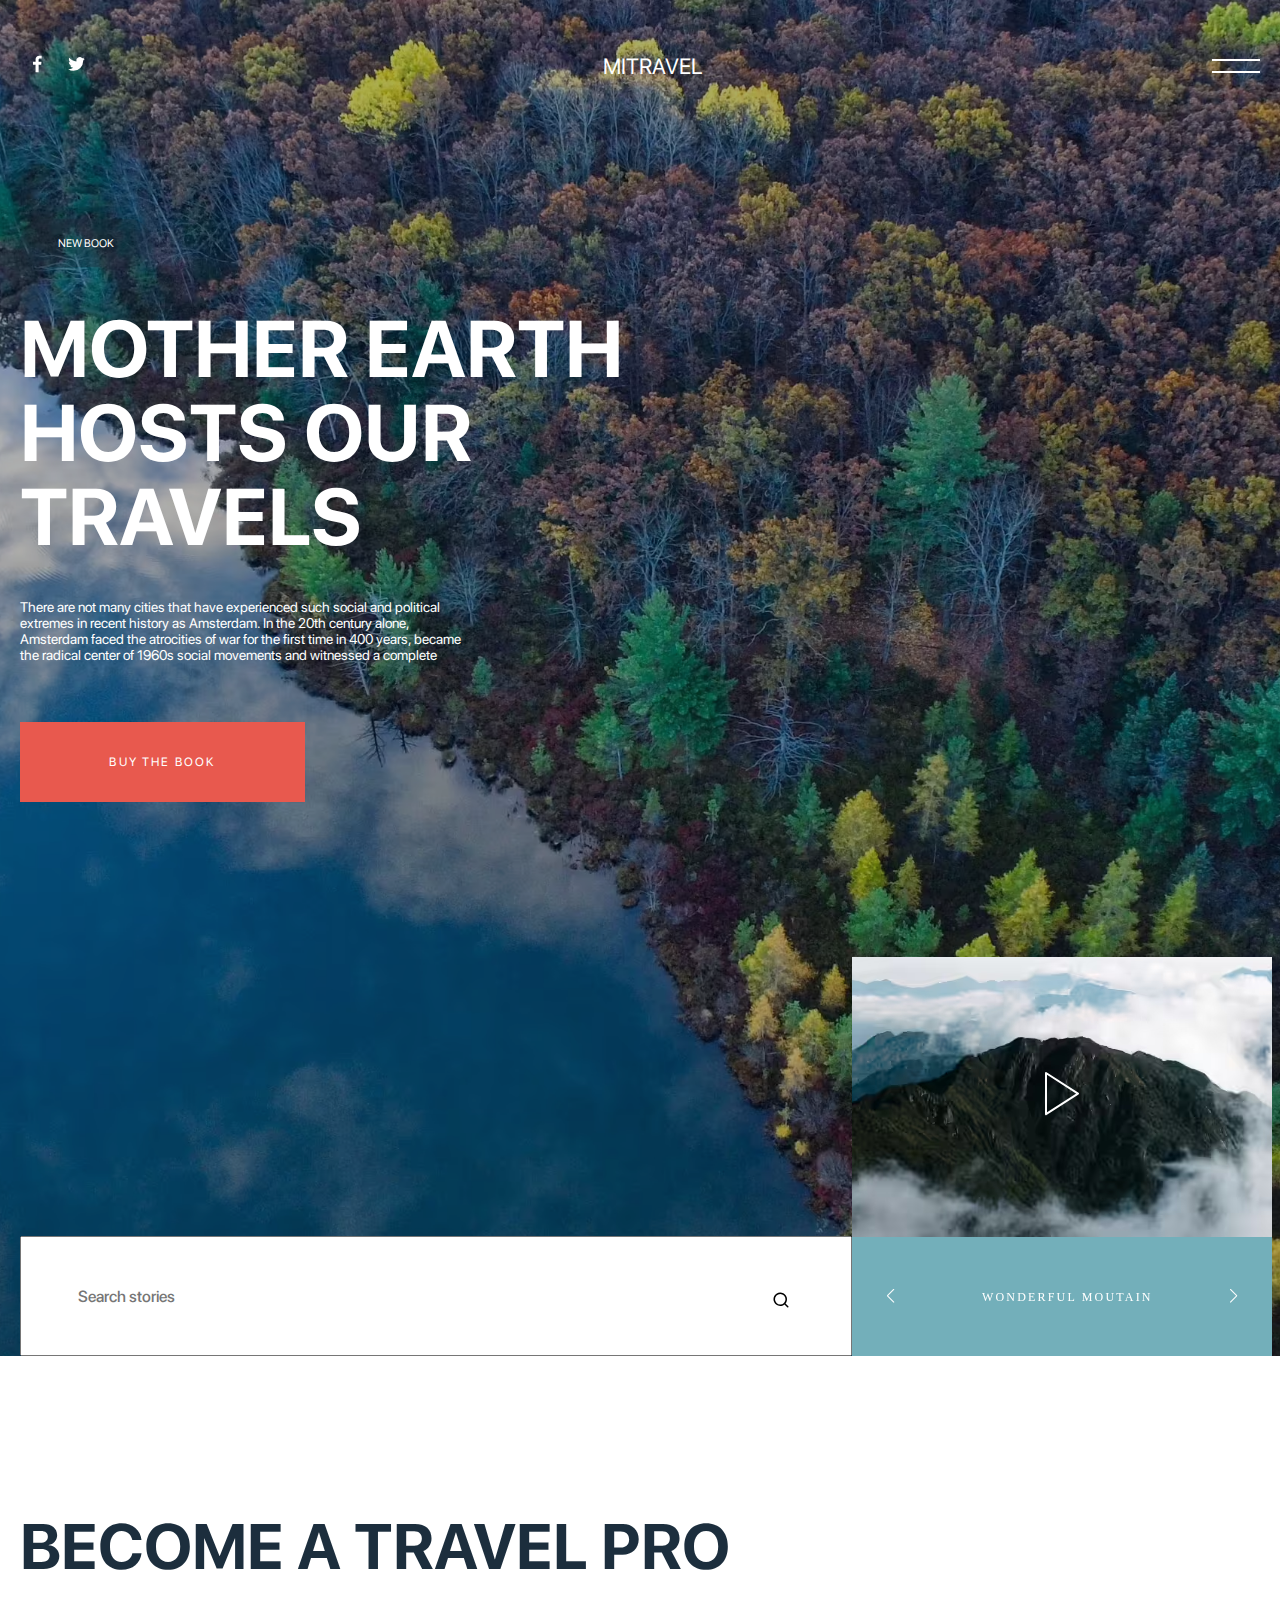
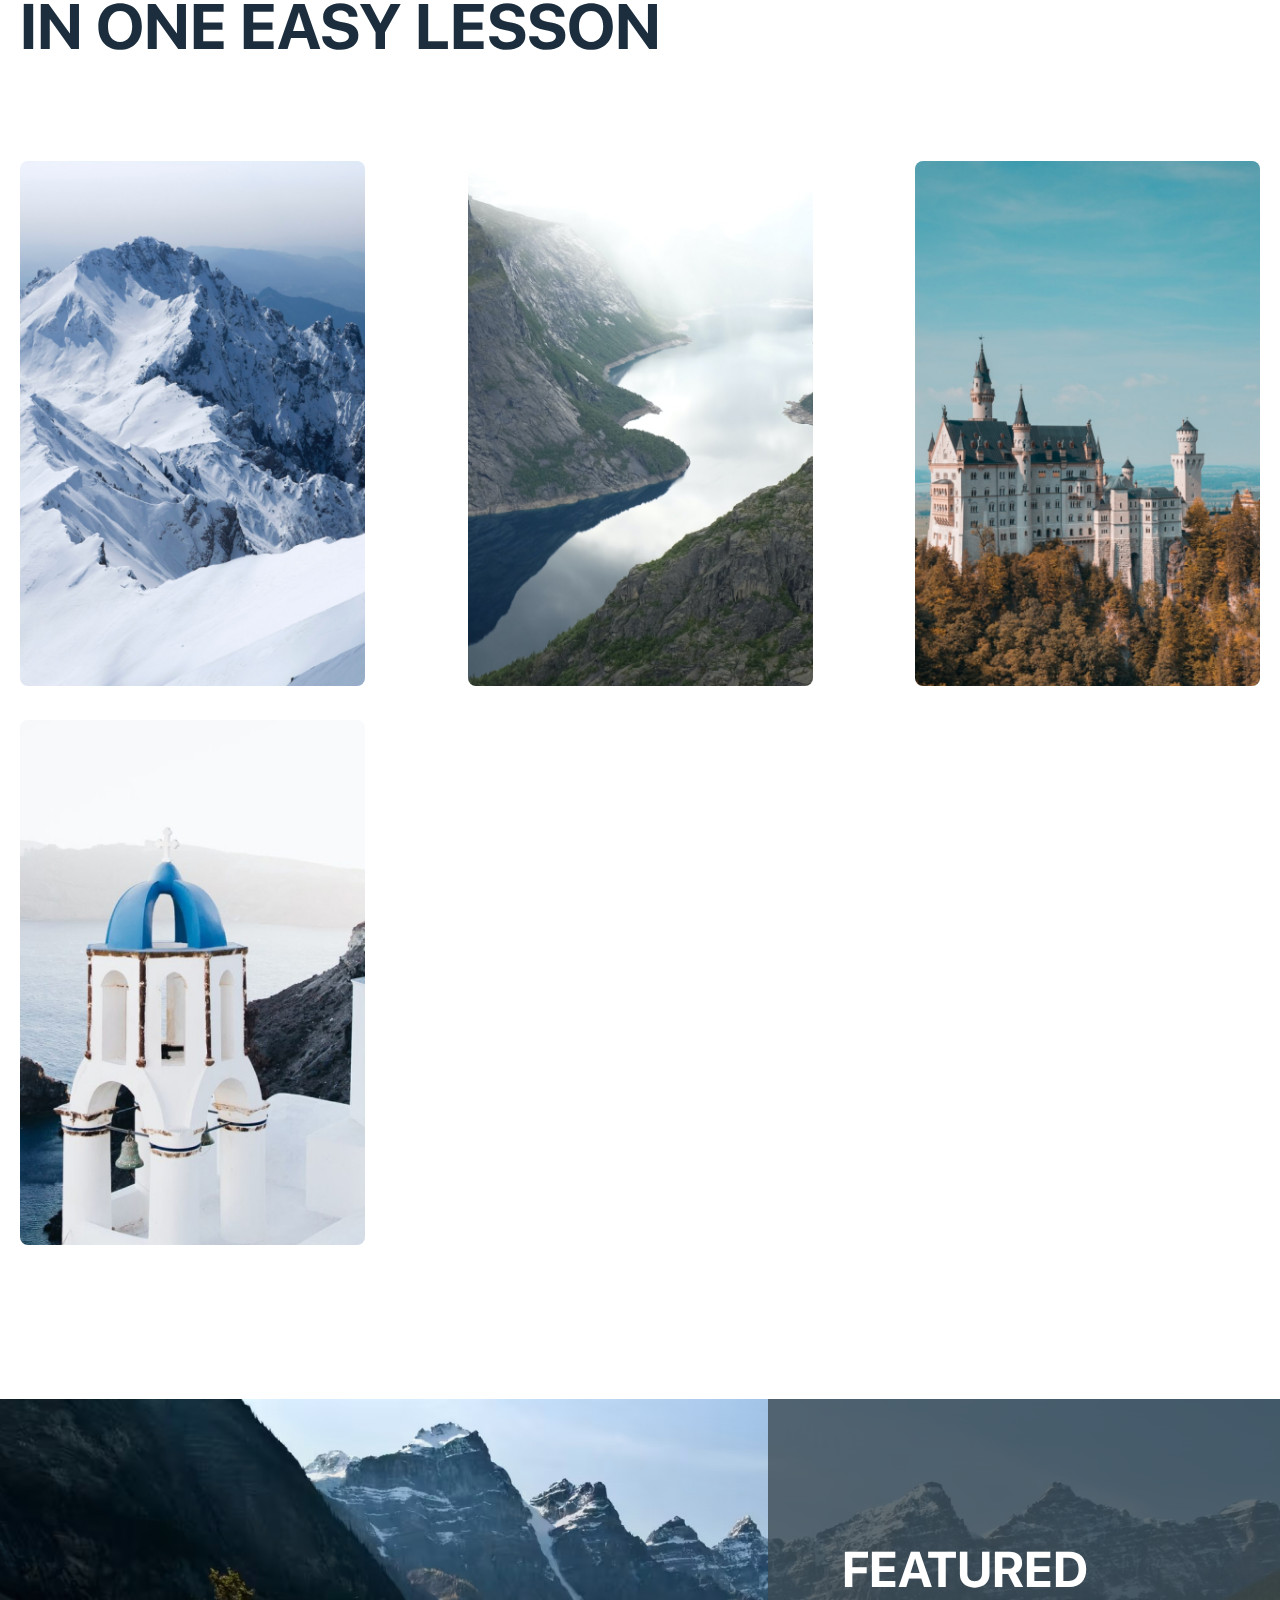
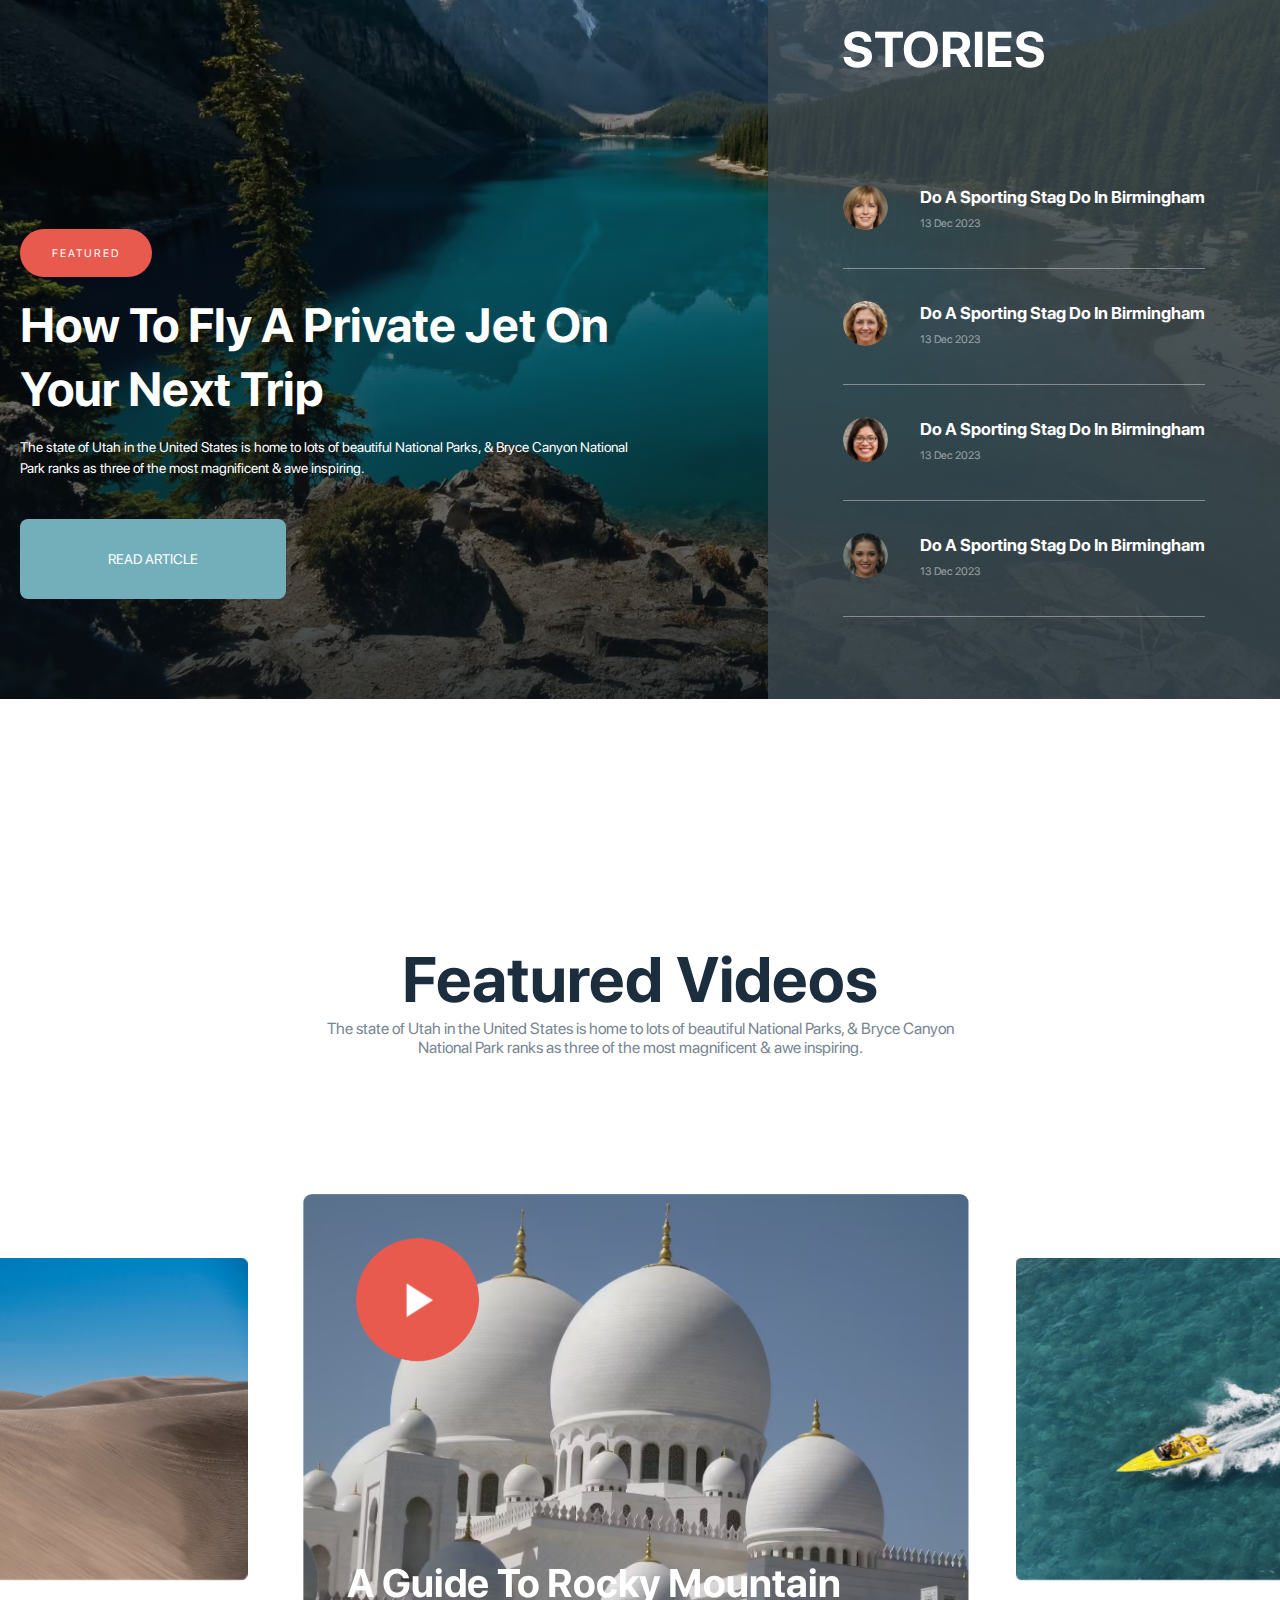
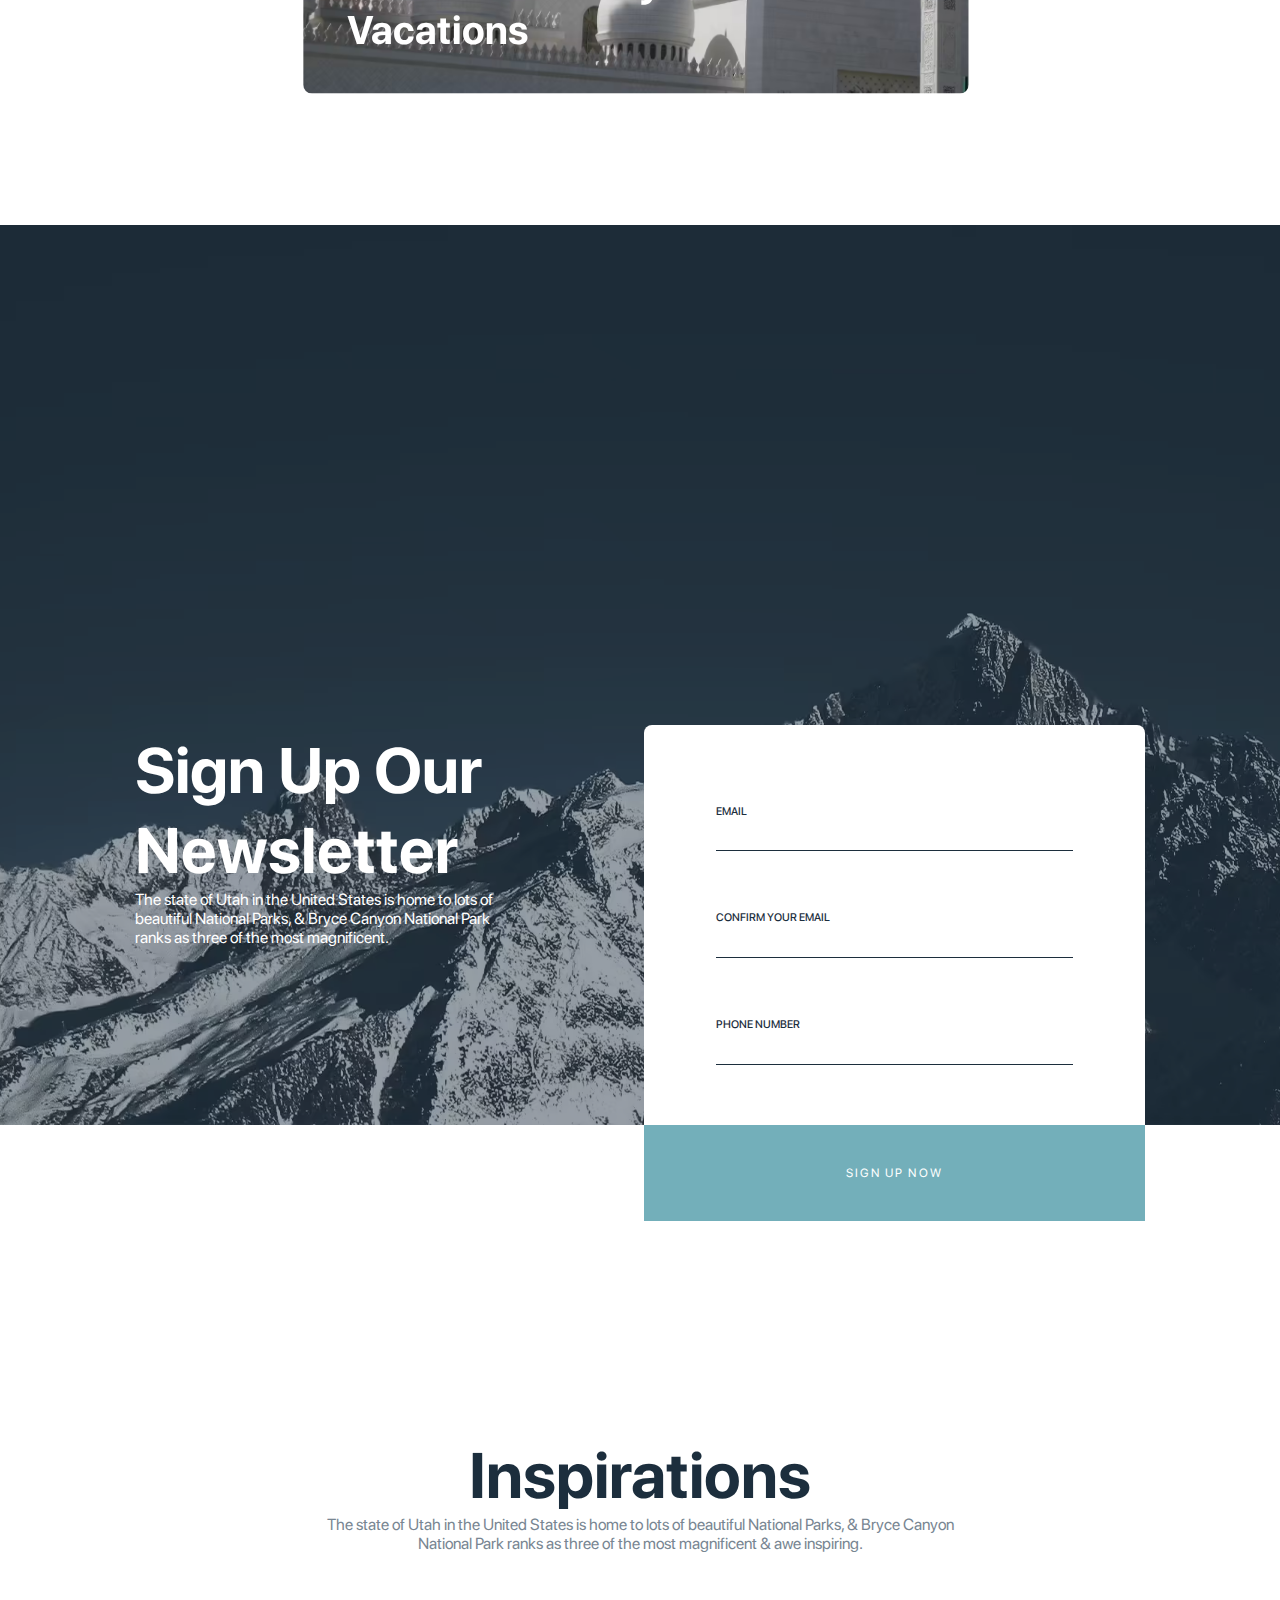
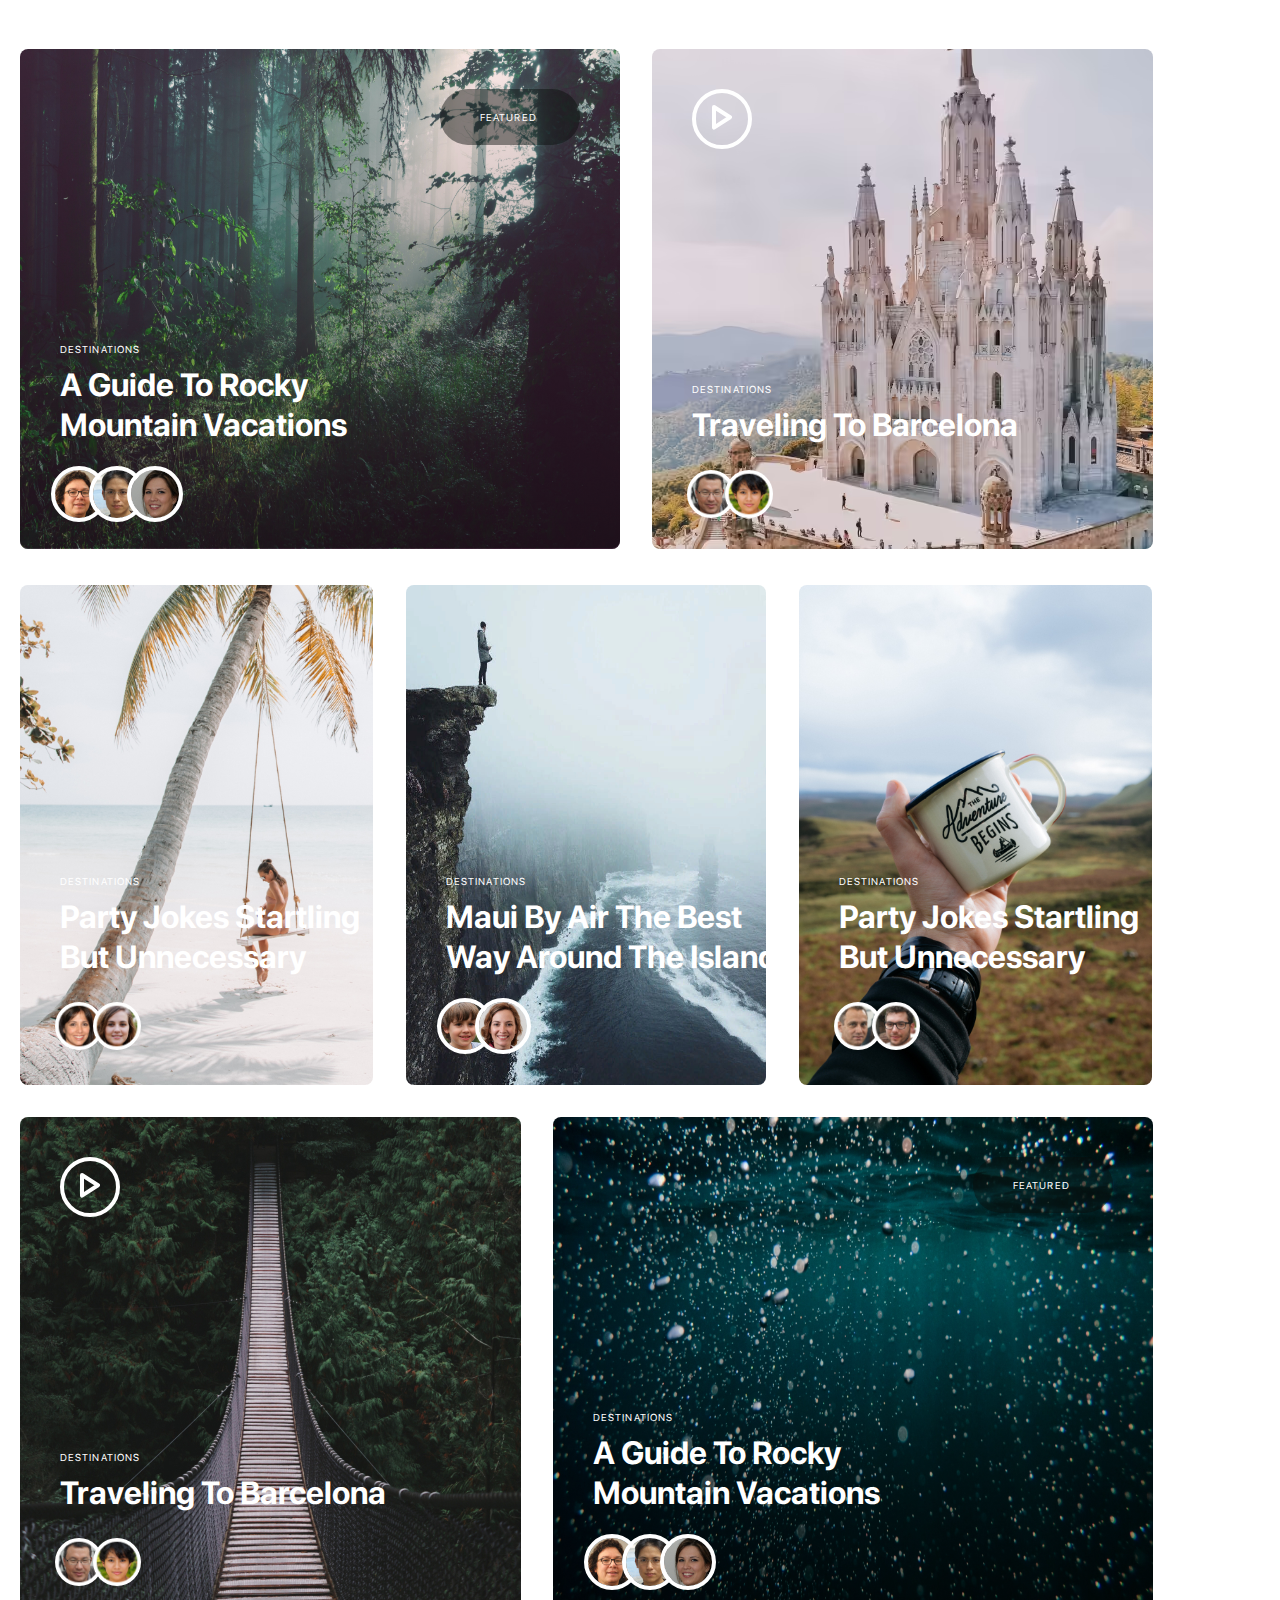
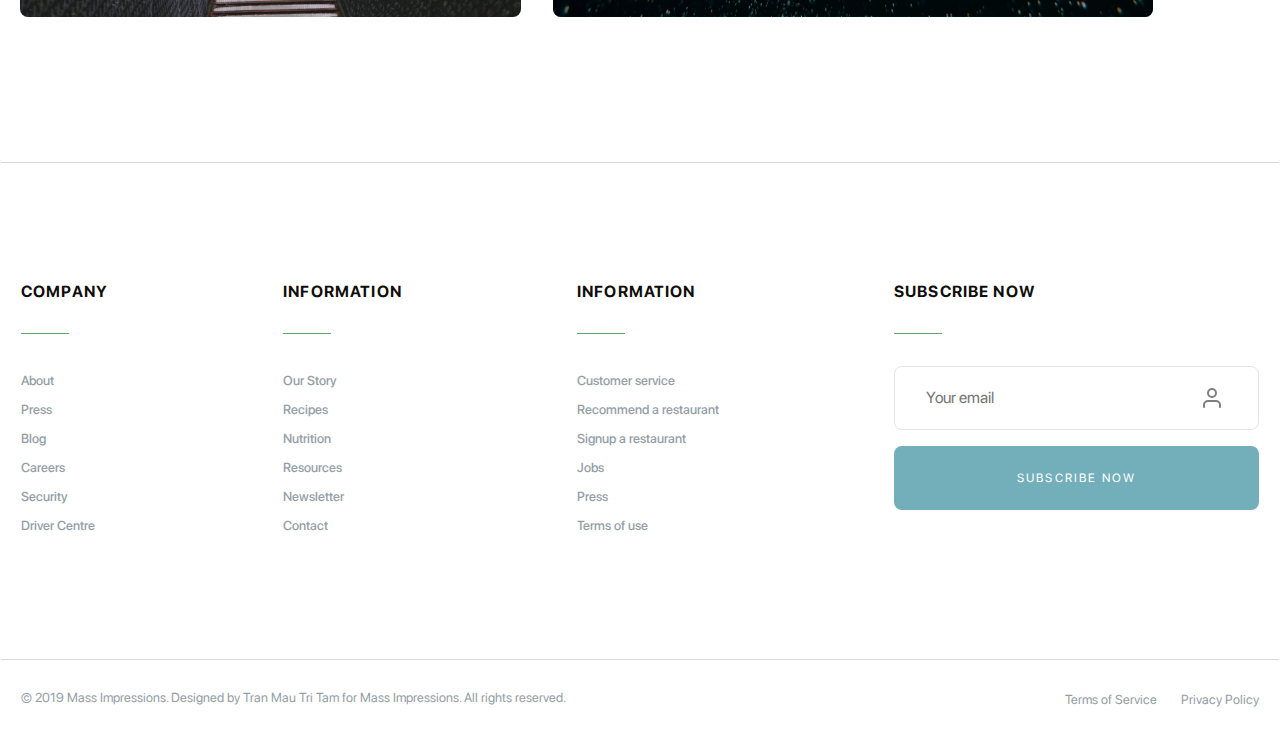
<file: index.html>
<!DOCTYPE html>
<html lang="ru">

<head>
  <meta charset="UTF-8">
  <meta name="viewport" content="width=device-width, initial-scale=1.0">

  <title>Travel</title>


  <link rel="stylesheet" href="css/slick.css">
  <link rel="stylesheet" href="css/style.min.css">


  <script src="js/main.min.js" defer></script>

</head>


<body>

  <section class="mother hed-menu" style="background-image: url('images/fone-main-1.avif');">
    <div class="container">

      <header class="header">

        <div class="social__link">
          <a href="#!"><img class="social__link-img" src="images/facebook-f.svg" alt="facebook"></a>
          <a href="#!"><img class="social__link-img" src="images/twitter.svg" alt="twitter"></a>
        </div>

        <div class="header__title">
          MITRAVEL
        </div>

        <!-- меню телефона  -->


        <div class="header-nav">
          <span class="heder-span"></span>
          <span class="header-span-second"></span>
        </div>

        <nav class="menu " >
          <ul class="menu__list">
            <li class="menu__item">
              <a class="menu__item-link" href="#sign-up">Sign Up</a>
            </li>
            <li class="menu__item">
              <a class="menu__item-link" href="#featured-video">Featured Videos</a>
            </li>
            <li class="menu__item">
              <a class="menu__item-link" href="#inspirations">Inspirations</a>
            </li>
            <li class="menu__item">
              <a class="menu__item-link" href="#subscribe_form">Subscribe Now</a>
            </li>
          </ul>
        </nav>
      </header>

      <div class="mother-earth">

        <div class="mother-earth__link">
          <a class="book__link" href="#!">NEW BOOK</a>
        </div>

        <div class="mother-earth__title">
          Mother Earth <br> Hosts Our <br> Travels
        </div>
        <div class="mother-earth__text">
          <p>There are not many cities that have experienced such social and political <br> 
            extremes in recent history as
            Amsterdam. In the 20th century alone, <br>
             Amsterdam faced the atrocities of war for the first time in 400 years,
            became <br> 
             the radical center of 1960s social movements and witnessed a complete</p>
        </div>

        <div class="mother-earth__btn">
          <button class="book__btn">BUY THE BOOK</button>
        </div>
      </div>

      <div class="mother-search">
        <form class="mother-search__form" action="#!">
          <input class="mother-search__input" type="search" placeholder="Search stories">
          <img src="images/search.svg" alt="search">
        </form>

        <div class="swiper mySwiper1">

          <div class="swiper-wrapper mother-video">

            <div class="swiper-slide mother-video__slider ">
              <video class="re" src="" data-slvd poster="images/fon1-video.avif"></video>
              <button class="video-slider-btn " data-slbtn="slbtn-1"></button>
              <p class="mother-video__text"> wonderful moutain</p>
            </div>

            <div class="swiper-slide  mother-video__slider">
              <video class="re " src="" data-slvd poster="images/fon2.avif"></video>
              <button class="video-slider-btn " data-slbtn="slbtn-2"></button>
              <p class="mother-video__text"> wonderful Romania</p>
            </div>

          </div>
          <div class="mother-video__box"></div>
          <div class="swiper-button-next"></div>
          <div class="swiper-button-prev"></div>
        </div>
      </div>

    </div>
  </section>








  <!-- Второе окно  -->

  
   <section class="become">
    <div class="container">


      <div class="become__title">
        Become A Travel Pro In One Easy Lesson
      </div>

      <div class="become-images__wraper">
        <div class="become-item">
          <img class="become__img" src="images/src/Become/become(1).jpg" alt="mountains">
          <div class="become-item__title">
            <p class="become__img-text">Vacation Home Rental Success</p>
          </div>
        </div>

        <div class="become-item">
          <img class="become__img" src="images/src/Become/become(2).jpg" alt="mountains">
          <div class="become-item__title">
            <p class="become__img-text">Vacation Home Rental Success</p>
          </div>
        </div>

        <div class="become-item">
          <img class="become__img" src="images/src/Become/become(3).jpg" alt="mountains">
          <div class="become-item__title">
            <p class="become__img-text">Vacation Home Rental Success</p>
          </div>
        </div>

        <div class="become-item">
          <img class="become__img" src="images/src/Become/become(4).jpg" alt="mountains">
          <div class="become-item__title">
            <p class="become__img-text">Vacation Home Rental Success</p>
          </div>
        </div>
      </div>
    </div>
  </section>

  <!-- Третье окно  -->

  <section class="trip" style="background-image: url(images/fone-2\ .avif);">
    <div class="container">
      <div class="next-trip">

        <div class="trip-box">
          <div class="trip-featured">
            <a class="trip__link" href="#!">FEATURED</a>
          </div>
          <div class="trip__text">
            <h1>How To Fly A Private Jet On <br> Your Next Trip</h1>
            <p>The state of Utah in the United States is home to lots of beautiful National Parks, & Bryce Canyon
              National Park ranks as three of the most magnificent & awe inspiring.</p>
          </div>
          <div class="trip-link">
            <a class="link-read" href="#!">READ ARTICLE</a>
          </div>
        </div>

        <div class="featur" style="background-color: #3c4a51c9;">
          <div class="featur-box">
            <div class="featur__title">
              Featured Stories
            </div>

            <div class="featur-person">
              <div class="featur-person__img">
                <img class="person__img" src="images/src/Comments/Avatar (1).png" alt="">
              </div>
              <div class="featur-person__text">
                <p>Do A Sporting Stag Do In Birmingham</p>
                <span>13 Dec 2023</span>
              </div>
            </div>

            <div class="featur-person">
              <div class="featur-person__img">
                <img class="person__img" src="images/src/Comments/Avatar (2).png" alt="">
              </div>
              <div class="featur-person__text">
                <p>Do A Sporting Stag Do In Birmingham</p>
                <span>13 Dec 2023</span>
              </div>
            </div>

            <div class="featur-person">
              <div class="featur-person__img">
                <img class="person__img" src="images/src/Comments/Avatar (3).png" alt="">
              </div>
              <div class="featur-person__text">
                <p>Do A Sporting Stag Do In Birmingham</p>
                <span>13 Dec 2023</span>
              </div>
            </div>

            <div class="featur-person">
              <div class="featur-person__img">
                <img class="person__img" src="images/src/Comments/Avatar (4).png" alt="">
              </div>
              <div class="featur-person__text">
                <p>Do A Sporting Stag Do In Birmingham</p>
                <span>13 Dec 2023</span>
              </div>
            </div>
          </div>
        </div>
      </div>
    </div>
  </section> 


  <!-- четвертое окно  -->

   <section class="featured-video" id="featured-video">

    <div class="featured-video__heading">
      <h1 class="featured-video__title">Featured Videos</h1>
      <p class="featured-video__text">The state of Utah in the United States is home to lots of beautiful National
        Parks, & Bryce Canyon National Park ranks as three of the most magnificent & awe inspiring.</p>
    </div>

    <div class="swiper mySwiper">
      <div class="swiper-wrapper  featured-video__wrapper">

        <div class="swiper-slide slide">
          <a class="featured-video__travel-link">
            <video class="featured-video__travel" src="" poster="images/video-1.jpg"
              data-video="featured-1">
          </a>
          <div class="swiper-slide__title">
            A Guide To Rocky Mountain Vacations
          </div>
          <a class="video__btn" data-abtn="abtn-1"></a>
        </div>

        <div class="swiper-slide slide">
          <a class="featured-video__travel-link">
            <video class="featured-video__travel" src="" poster="images/video-2.avif"
              data-video="featured-2">
          </a>
          <div class="swiper-slide__title">
            A Guide To Rocky Mountain Vacations
          </div>
          <a class="video__btn" data-abtn="abtn-2"></a>
        </div>

        <div class="swiper-slide slide">
          <a class="featured-video__travel-link">
            <video class="featured-video__travel" src="" poster="images/video-3.jpg"
              data-video="featured-3">
          </a>
          <div class="swiper-slide__title">
            A Guide To Rocky Mountain Vacations
          </div>
          <a class="video__btn" data-abtn="abtn-3"></a>
        </div>

      </div>
    </div>
  </section> 

  <!-- Пятое Окно  -->

  <section class="sing" style="background-image: url('images/Fone-3.avif');">
    <div class="container sing__container">
      <div class="sing-parent">
        <div class="sign-new">
          <div class="sign-new__title">
            Sign Up Our Newsletter
          </div>
          <div class="sign-new__text">
            The state of Utah in the United States is home to lots of beautiful National Parks, & Bryce Canyon National
            Park ranks as three of the most magnificent.
          </div>
        </div>
        <div class="sign-up" id="sign-up">
          <form action="#!" class="sign-up__form" data-form>
            <label>EMAIL</label>
            <input class="sign-up__input " data-email type="email" required id="email"> 
            <label>CONFIRM YOUR EMAIL </label>
            <input class="sign-up__input " data-email-confirm type="email" required id="confirm-email">
            <label>PHONE NUMBER</label>
            <input class="sign-up__input" id="phone" data-input-tel type="tel" maxlength="18" required>
          </form>
          <div class="sign-up-now">
            <button class="sign-up__btn" type="submit">SIGN UP NOW</button>
          </div>
        </div>
      </div>
    </div>
  </section>

  <!-- Шестое Окно  -->

   <section class="inspirations" id="inspirations">
    <div class="container">

      <div class="inspirations-parent">
        <div class="featured-video__heading">
          <h1 class="featured-video__title">Inspirations</h1>
          <p class="featured-video__text">The state of Utah in the United States is home to lots of beautiful National
            Parks, & Bryce Canyon National Park ranks as three of the most magnificent & awe inspiring.</p>
        </div>

        <div class="inspirations-content">

          <div class="inspirations-item">
            <div class="inspirations-item__images">
              <div class="inspirations-item__box-img">
                <img class="inspirations-item__img" src="images/src/inspirations/inspirations1.jpg" alt="">
              </div>

              <a class="inspirations-item__link" href="">featured</a>
              <div class="inspirations-item__box">
                <div class="inspirations-item__images-text">
                  <span>DESTINATIONS</span>
                  <h3>A Guide To Rocky Mountain Vacations</h3>
                </div>
                <div class="inspirations-item__person">
                  <img class="inspirations-person out" src="images/src/inspirations/Ellipse 1.jpg" alt="">
                  <img class="inspirations-person person-z-n out" src="images/src/inspirations/Ellipse 2.jpg" alt="">
                  <img class="inspirations-person out" src="images/src/inspirations/Ellipse 3.jpg" alt="">
                </div>
              </div>
            </div>

            <div class="inspirations-item__video">
              <video class="inspirations-video" id="myVideo" poster="images/inspirations/inspirations2.avif">
                <source src="">
              </video>
              <button class="inspirations-item__btn" id="pause" onclick="togglePlay()"></button>

              <div class="inspirations-item__video-text">
                <div class="inspirations-item__images-text">
                  <span>DESTINATIONS</span>
                  <h3>Traveling To Barcelona</h3>
                </div>
                <div class="inspirations-item__person">
                  <img class="inspirations-person person-z-n" src="images/src/inspirations/Ellipse 4.jpg" alt="">
                  <img class="inspirations-person " src="images/src/inspirations/Ellipse 5.jpg" alt="">
                </div>
              </div>
            </div>
          </div>

           <!-- Блок картинок  -->


           <div class="inspirations-content-party">
            <div class="content-party__images-box">
              <div class="images-wrap">
                <img class="party__img" src="images/src/inspirations/inspirations3.jpg" alt="">
                <p class="images-wrap__text"> <span>Andre Gide</span> Man cannot discover new oceans unless he has the
                  courage to lose sight of the shore.
                </p>
              </div>

              <div class="inspirations-item__box-text">
                <div class="inspirations-item__images-text">
                  <span>DESTINATIONS</span>
                  <h3>Party Jokes Startling But Unnecessary</h3>
                </div>
                <div class="inspirations-item__person">
                  <img class="inspirations-person person-z-n" src="images/src/inspirations/Ellipse 6.jpg" alt="">
                  <img class="inspirations-person " src="images/src/inspirations/Ellipse 7.jpg" alt="">
                </div>
              </div>

            </div>

            <div class="content-party__images-box">
              <div class="images-wrap">
                <img class="party__img" src="images/src/inspirations/inspirations4.jpg" alt="">
                <p class="images-wrap__text"> <span>Andre Gide</span> Man cannot discover new oceans unless he has the
                  courage to lose sight of the shore.
                </p>
              </div>

              <div class="inspirations-item__box-text">
                <div class="inspirations-item__images-text">
                  <span>DESTINATIONS</span>
                  <h3>Maui By Air The Best Way Around The Island</h3>
                </div>
                <div class="inspirations-item__person">
                  <img class="inspirations-person person-zn out" src="images/src/inspirations/Ellipse 8.jpg" alt="">
                  <img class="inspirations-person out" src="images/src/inspirations/Ellipse 9.jpg" alt="">
                </div>
              </div>

            </div>

            <div class="content-party__images-box">
              <div class="images-wrap">
                <img class="party__img" src="images/src/inspirations/inspirations5.jpg" alt="">
                <p class="images-wrap__text"> <span>Andre Gide</span> Man cannot discover new oceans unless he has the
                  courage to lose sight of the shore.
                </p>
              </div>

              <div class="inspirations-item__box-text">
                <div class="inspirations-item__images-text">
                  <span>DESTINATIONS</span>
                  <h3>Party Jokes Startling But Unnecessary</h3>
                </div>
                <div class="inspirations-item__person">
                  <img class="inspirations-person person-z-n" src="images/src/inspirations/Ellipse 10.jpg" alt="">
                  <img class="inspirations-person " src="images/src/inspirations/Ellipse 11.jpg" alt="">
                </div>
              </div>

            </div>

          </div>

          <div class="inspirations-item inspirations-item__revers">

            <div class="inspirations-item__video inspirations-item__video-revers">
              <video class="inspirations-video" id="myVideotrevel" poster="images/src/inspirations/inspirations6.jpg">
                <source src="">
              </video>
              <button class="inspirations-item__btn" id="pauseTravel" onclick="togglePlayT()"></button>

              <div class="inspirations-item__video-text">
                <div class="inspirations-item__images-text">
                  <span>DESTINATIONS</span>
                  <h3>Traveling To Barcelona</h3>
                </div>
                <div class="inspirations-item__person">
                  <img class="inspirations-person person-z-n" src="images/src/inspirations/Ellipse 4.jpg" alt="">
                  <img class="inspirations-person " src="images/src/inspirations/Ellipse 5.jpg" alt="">
                </div>
              </div>
            </div>

            <div class="inspirations-item__images inspirations-item__video-revers">
              <div class="inspirations-item__box-img">
                <img class="inspirations-item__img" src="images/src/inspirations/inspirations7.jpg" alt="">
              </div>

              <a class="inspirations-item__link" href="">featured</a>
              <div class="inspirations-item__box">
                <div class="inspirations-item__images-text">
                  <span>DESTINATIONS</span>
                  <h3>A Guide To Rocky Mountain Vacations</h3>
                </div>
                <div class="inspirations-item__person">
                  <img class="inspirations-person out" src="images/src/inspirations/Ellipse 1.jpg" alt="">
                  <img class="inspirations-person person-z-n out" src="images/src/inspirations/Ellipse 2.jpg" alt="">
                  <img class="inspirations-person out" src="images/src/inspirations/Ellipse 3.jpg" alt="">
                </div>
              </div>
            </div>

          </div>
        </div>
      </div>
    </div>
  </section> 


  <footer class="footer">
    <div class="container">
      <div class="footer-parent">
        <div class="footer-parent__items">
          <nav class="footer-parent__menu">
            <ul class="footer-parent__list">
              <li class="footer-parent__item">
                <a href="#!" class="footer-parent__item-title">Company</a>
              </li>
              <li class="footer-parent__item">
                <a href="#!" class="footer-parent__item-link">About</a>
              </li>
              <li class="footer-parent__item">
                <a href="#!" class="footer-parent__item-link">Press</a>
              </li>
              <li class="footer-parent__item">
                <a href="#!" class="footer-parent__item-link">Blog</a>
              </li>
              <li class="footer-parent__item">
                <a href="#!" class="footer-parent__item-link">Careers</a>
              </li>
              <li class="footer-parent__item">
                <a href="#!" class="footer-parent__item-link">Security</a>
              </li>
              <li class="footer-parent__item">
                <a href="#!" class="footer-parent__item-link">Driver Centre</a>
              </li>
            </ul>
          </nav>

          <nav class="footer-parent__menu">
            <ul class="footer-parent__list">
              <li class="footer-parent__item">
                <a href="#!" class="footer-parent__item-title">Information</a>
              </li>
              <li class="footer-parent__item">
                <a href="#!" class="footer-parent__item-link">Our Story</a>
              </li>
              <li class="footer-parent__item">
                <a href="#!" class="footer-parent__item-link">Recipes</a>
              </li>
              <li class="footer-parent__item">
                <a href="#!" class="footer-parent__item-link">Nutrition</a>
              </li>
              <li class="footer-parent__item">
                <a href="#!" class="footer-parent__item-link">Resources</a>
              </li>
              <li class="footer-parent__item">
                <a href="#!" class="footer-parent__item-link">Newsletter</a>
              </li>
              <li class="footer-parent__item">
                <a href="#!" class="footer-parent__item-link">Contact</a>
              </li>
            </ul>
          </nav>

          <nav class="footer-parent__menu">
            <ul class="footer-parent__list">
              <li class="footer-parent__item">
                <a href="#!" class="footer-parent__item-title">Information</a>
              </li>
              <li class="footer-parent__item">
                <a href="#!" class="footer-parent__item-link">Customer service</a>
              </li>
              <li class="footer-parent__item">
                <a href="#!" class="footer-parent__item-link">Recommend a restaurant</a>
              </li>
              <li class="footer-parent__item">
                <a href="#!" class="footer-parent__item-link">Signup a restaurant</a>
              </li>
              <li class="footer-parent__item">
                <a href="#!" class="footer-parent__item-link">Jobs</a>
              </li>
              <li class="footer-parent__item">
                <a href="#!" class="footer-parent__item-link">Press</a>
              </li>
              <li class="footer-parent__item">
                <a href="#!" class="footer-parent__item-link">Terms of use</a>
              </li>
            </ul>
          </nav>

          <div class="footer-parent-subscribe">
            <div class="footer-parent__item-title">
              Subscribe Now
            </div>
            <div class="footer-subscribe_form" id="subscribe_form">
              <form class="footer__form">
                <input class="footer__input" type="email" placeholder="Your email">
                <img class="footer__input-img" src="images/user.svg" alt="">
              </form>
            </div>
            <button class="footer-subscribe_form-btn" type="submit">Subscribe Now</button>
          </div>
        </div>

        <div class="footer-cellar">
          <div class="footer-cellar__item">
            <span>© 2019 Mass Impressions. Designed by Tran Mau Tri Tam for Mass Impressions. All rights
              reserved.</span>
            <div class="footer-cellar__items">
              <a class="footer-cellar__item-link" href="#!">Terms of Service</a>
              <a class="footer-cellar__item-link" href="#!">Privacy Policy</a>
            </div>
          </div>
        </div>

      </div>
    </div>
  </footer> 







</body>

</html>
</file>
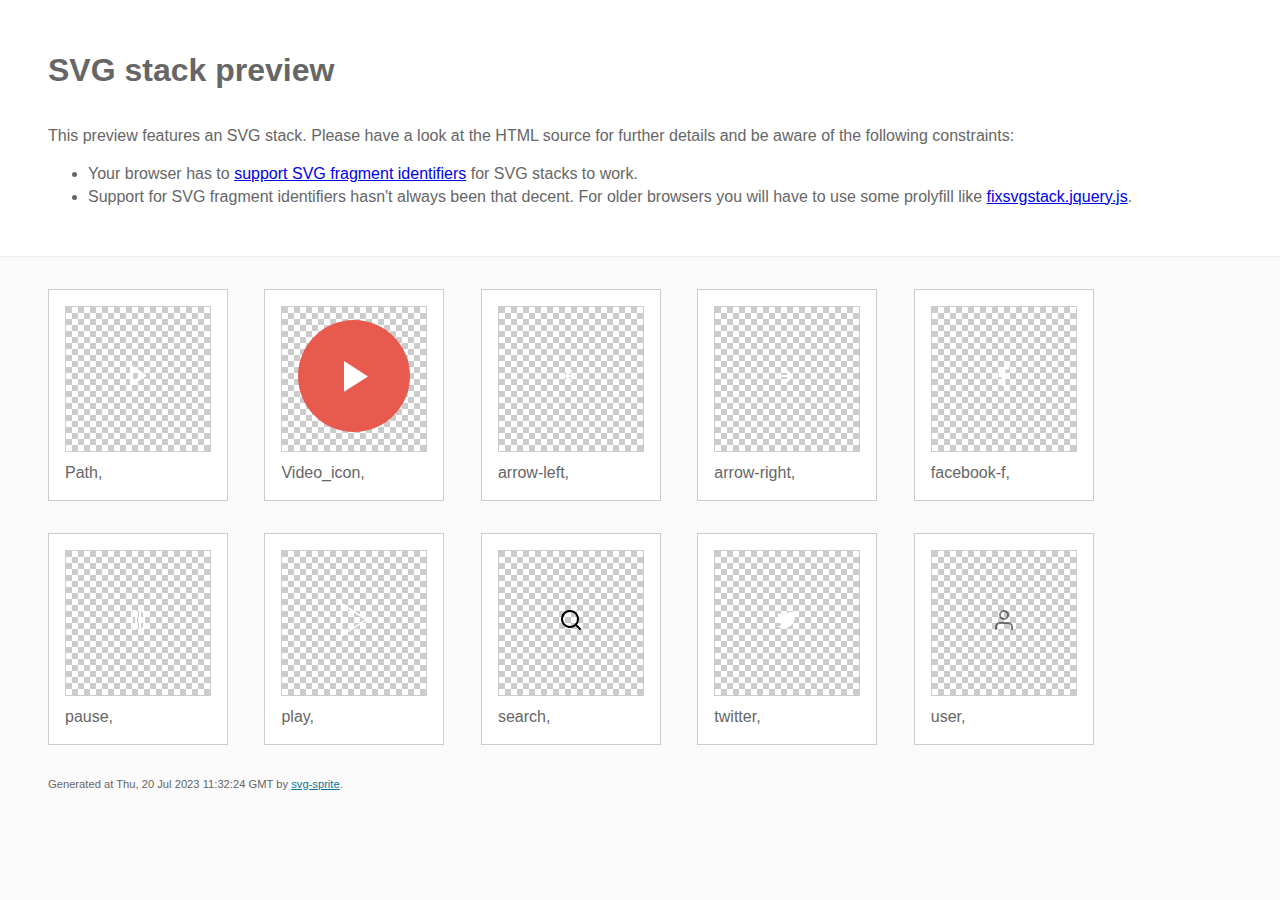
<file: images/stack/sprite.stack.html>
<!doctype html>
<html lang="en">
    <head>
        <meta charset="utf-8">
        <title>SVG stack preview | svg-sprite</title>
        <style>
            body {
                padding: 0;
                margin: 0;
                color: #666;
                background: #fafafa;
                font-family: Arial, Helvetica, sans-serif;
                font-size: 1em;
                line-height: 1.4;
            }

            header {
                display: block;
                padding: 3em 3em 2em;
                background-color: #fff;
            }

            header p {
                margin: 2em 0 0;
            }

            section {
                border-top: 1px solid #eee;
                padding: 2em 3em 0;
            }

            section ul {
                margin: 0;
                padding: 0;
            }

            section li {
                display: inline-block;
                background-color: #fff;
                position: relative;
                margin: 0 2em 2em 0;
                vertical-align: top;
                border: 1px solid #ccc;
                padding: 1em 1em 3em;
                cursor: default;
            }

            .icon-box {
                margin: 0;
                width: 144px;
                height: 144px;
                position: relative;
                background: #ccc url("data:image/svg+xml,%3Csvg xmlns='http://www.w3.org/2000/svg' width='12' height='12'%3E%3Cpath fill='%23fff' d='M6 0h6v6H6zM0 6h6v6H0z'/%3E%3C/svg%3E") top left repeat;
                border: 1px solid #ccc;
                display: table-cell;
                vertical-align: middle;
                text-align: center;
            }

            .icon {
                display: inline-block;
            }

            h1 {
                margin-top: 0;
            }

            h2 {
                margin: 0;
                padding: 0;
                font-size: 1em;
                font-weight: 400;
                white-space: nowrap;
                overflow: hidden;
                text-overflow: ellipsis;
                position: absolute;
                left: 1em;
                right: 1em;
                bottom: 1em;
            }

            footer {
                display: block;
                margin: 0;
                padding: 0 3em 3em;
            }

            footer p {
                margin: 0;
                font-size: .7em;
            }

            footer a {
                color: #0f7595;
                margin-left: 0;
            }
        </style>

<!--
Sprite shape dimensions
====================================================================================================
You will need to set the sprite shape dimensions via CSS when you use them as stack SVGs, otherwise
they would become a huge 100% in size. You may use the following dimension classes for doing so.
They might well be outsourced to an external stylesheet of course.
-->

<style>
 .svg-Path-dims { width: 20px; height: 25px; }
 .svg-Video_icon-dims { width: 112px; height: 112px; }
 .svg-arrow-left-dims { width: 24px; height: 24px; }
 .svg-arrow-right-dims { width: 24px; height: 24px; }
 .svg-facebook-f-dims { width: 24px; height: 24px; }
 .svg-pause-dims { width: 24px; height: 24px; }
 .svg-play-dims { width: 34px; height: 44px; }
 .svg-search-dims { width: 24px; height: 24px; }
 .svg-twitter-dims { width: 24px; height: 24px; }
 .svg-user-dims { width: 24px; height: 24px; }
</style>

<!--
====================================================================================================
-->

    </head>
    <body>
        <header>
            <h1>SVG stack preview</h1>
            <p>This preview features an SVG stack. Please have a look at the HTML source for further details and be aware of the following constraints:</p>
            <ul>
                <li>Your browser has to <a href="https://caniuse.com/svg-fragment" target="_blank" rel="noopener noreferrer">support SVG fragment identifiers</a> for SVG stacks to work.</li>
                <li>Support for SVG fragment identifiers hasn't always been that decent. For older browsers you will have to use some prolyfill like <a href="https://github.com/preciousforever/SVG-Stacker/blob/master/fixsvgstack.jquery.js" target="_blank" rel="noopener noreferrer">fixsvgstack.jquery.js</a>.</li>
            </ul>
        </header>
        <section>

<!--
SVG stack
====================================================================================================
These SVG images make use of fragment identifiers (IDs) to reference certain portions of the
external sprite. By default, all shapes inside the sprite are hidden by CSS. The `:target` pseudo
selector is used to show the very shape that is referenced by the fragment identifier.
-->

            <ul>

             <li title="Path">
                    <div class="icon-box">
                        <img src="../sprite.svg#Path" class="svg-Path-dims" alt="Path">
                    </div>
                    <h2>Path, </h2>
                </li>
             <li title="Video_icon">
                    <div class="icon-box">
                        <img src="../sprite.svg#Video_icon" class="svg-Video_icon-dims" alt="Video_icon">
                    </div>
                    <h2>Video_icon, </h2>
                </li>
             <li title="arrow-left">
                    <div class="icon-box">
                        <img src="../sprite.svg#arrow-left" class="svg-arrow-left-dims" alt="arrow-left">
                    </div>
                    <h2>arrow-left, </h2>
                </li>
             <li title="arrow-right">
                    <div class="icon-box">
                        <img src="../sprite.svg#arrow-right" class="svg-arrow-right-dims" alt="arrow-right">
                    </div>
                    <h2>arrow-right, </h2>
                </li>
             <li title="facebook-f">
                    <div class="icon-box">
                        <img src="../sprite.svg#facebook-f" class="svg-facebook-f-dims" alt="facebook-f">
                    </div>
                    <h2>facebook-f, </h2>
                </li>
             <li title="pause">
                    <div class="icon-box">
                        <img src="../sprite.svg#pause" class="svg-pause-dims" alt="pause">
                    </div>
                    <h2>pause, </h2>
                </li>
             <li title="play">
                    <div class="icon-box">
                        <img src="../sprite.svg#play" class="svg-play-dims" alt="play">
                    </div>
                    <h2>play, </h2>
                </li>
             <li title="search">
                    <div class="icon-box">
                        <img src="../sprite.svg#search" class="svg-search-dims" alt="search">
                    </div>
                    <h2>search, </h2>
                </li>
             <li title="twitter">
                    <div class="icon-box">
                        <img src="../sprite.svg#twitter" class="svg-twitter-dims" alt="twitter">
                    </div>
                    <h2>twitter, </h2>
                </li>
             <li title="user">
                    <div class="icon-box">
                        <img src="../sprite.svg#user" class="svg-user-dims" alt="user">
                    </div>
                    <h2>user, </h2>
                </li>
         </ul>

<!--
====================================================================================================
-->

        </section>
        <footer>
            <p>Generated at Thu, 20 Jul 2023 11:32:24 GMT by <a href="https://github.com/svg-sprite/svg-sprite" target="_blank" rel="noopener noreferrer">svg-sprite</a>.</p>
        </footer>
    </body>
</html>
</file>
<file: css/style.min.css>
@font-face{font-family:"swiper-icons";src:url("data:application/font-woff;charset=utf-8;base64, [base64]//wADZ2x5ZgAAAywAAADMAAAD2MHtryVoZWFkAAABbAAAADAAAAA2E2+eoWhoZWEAAAGcAAAAHwAAACQC9gDzaG10eAAAAigAAAAZAAAArgJkABFsb2NhAAAC0AAAAFoAAABaFQAUGG1heHAAAAG8AAAAHwAAACAAcABAbmFtZQAAA/gAAAE5AAACXvFdBwlwb3N0AAAFNAAAAGIAAACE5s74hXjaY2BkYGAAYpf5Hu/j+W2+MnAzMYDAzaX6QjD6/4//Bxj5GA8AuRwMYGkAPywL13jaY2BkYGA88P8Agx4j+/8fQDYfA1AEBWgDAIB2BOoAeNpjYGRgYNBh4GdgYgABEMnIABJzYNADCQAACWgAsQB42mNgYfzCOIGBlYGB0YcxjYGBwR1Kf2WQZGhhYGBiYGVmgAFGBiQQkOaawtDAoMBQxXjg/wEGPcYDDA4wNUA2CCgwsAAAO4EL6gAAeNpj2M0gyAACqxgGNWBkZ2D4/wMA+xkDdgAAAHjaY2BgYGaAYBkGRgYQiAHyGMF8FgYHIM3DwMHABGQrMOgyWDLEM1T9/w8UBfEMgLzE////P/5//f/V/xv+r4eaAAeMbAxwIUYmIMHEgKYAYjUcsDAwsLKxc3BycfPw8jEQA/[base64]/uznmfPFBNODM2K7MTQ45YEAZqGP81AmGGcF3iPqOop0r1SPTaTbVkfUe4HXj97wYE+yNwWYxwWu4v1ugWHgo3S1XdZEVqWM7ET0cfnLGxWfkgR42o2PvWrDMBSFj/IHLaF0zKjRgdiVMwScNRAoWUoH78Y2icB/yIY09An6AH2Bdu/UB+yxopYshQiEvnvu0dURgDt8QeC8PDw7Fpji3fEA4z/PEJ6YOB5hKh4dj3EvXhxPqH/SKUY3rJ7srZ4FZnh1PMAtPhwP6fl2PMJMPDgeQ4rY8YT6Gzao0eAEA409DuggmTnFnOcSCiEiLMgxCiTI6Cq5DZUd3Qmp10vO0LaLTd2cjN4fOumlc7lUYbSQcZFkutRG7g6JKZKy0RmdLY680CDnEJ+UMkpFFe1RN7nxdVpXrC4aTtnaurOnYercZg2YVmLN/d/gczfEimrE/fs/bOuq29Zmn8tloORaXgZgGa78yO9/cnXm2BpaGvq25Dv9S4E9+5SIc9PqupJKhYFSSl47+Qcr1mYNAAAAeNptw0cKwkAAAMDZJA8Q7OUJvkLsPfZ6zFVERPy8qHh2YER+3i/BP83vIBLLySsoKimrqKqpa2hp6+jq6RsYGhmbmJqZSy0sraxtbO3sHRydnEMU4uR6yx7JJXveP7WrDycAAAAAAAH//wACeNpjYGRgYOABYhkgZgJCZgZNBkYGLQZtIJsFLMYAAAw3ALgAeNolizEKgDAQBCchRbC2sFER0YD6qVQiBCv/H9ezGI6Z5XBAw8CBK/m5iQQVauVbXLnOrMZv2oLdKFa8Pjuru2hJzGabmOSLzNMzvutpB3N42mNgZGBg4GKQYzBhYMxJLMlj4GBgAYow/P/PAJJhLM6sSoWKfWCAAwDAjgbRAAB42mNgYGBkAIIbCZo5IPrmUn0hGA0AO8EFTQAA");font-weight:400;font-style:normal}:root{--swiper-theme-color: #007aff}:host{position:relative;display:block;margin-left:auto;margin-right:auto;z-index:1}.swiper{margin-left:auto;margin-right:auto;position:relative;overflow:hidden;overflow:clip;list-style:none;padding:0;z-index:1;display:block}.swiper-vertical>.swiper-wrapper{flex-direction:column}.swiper-wrapper{position:relative;width:100%;height:100%;z-index:1;display:flex;transition-property:transform;transition-timing-function:var(--swiper-wrapper-transition-timing-function, initial);box-sizing:content-box}.swiper-android .swiper-slide,.swiper-ios .swiper-slide,.swiper-wrapper{transform:translate3d(0px, 0, 0)}.swiper-horizontal{touch-action:pan-y}.swiper-vertical{touch-action:pan-x}.swiper-slide{flex-shrink:0;width:100%;height:100%;position:relative;transition-property:transform;display:block}.swiper-slide-invisible-blank{visibility:hidden}.swiper-autoheight,.swiper-autoheight .swiper-slide{height:auto}.swiper-autoheight .swiper-wrapper{align-items:flex-start;transition-property:transform,height}.swiper-backface-hidden .swiper-slide{transform:translateZ(0);-webkit-backface-visibility:hidden;backface-visibility:hidden}.swiper-3d.swiper-css-mode .swiper-wrapper{perspective:1200px}.swiper-3d .swiper-wrapper{transform-style:preserve-3d}.swiper-3d{perspective:1200px}.swiper-3d .swiper-slide,.swiper-3d .swiper-cube-shadow{transform-style:preserve-3d}.swiper-css-mode>.swiper-wrapper{overflow:auto;scrollbar-width:none;-ms-overflow-style:none}.swiper-css-mode>.swiper-wrapper::-webkit-scrollbar{display:none}.swiper-css-mode>.swiper-wrapper>.swiper-slide{scroll-snap-align:start start}.swiper-css-mode.swiper-horizontal>.swiper-wrapper{scroll-snap-type:x mandatory}.swiper-css-mode.swiper-vertical>.swiper-wrapper{scroll-snap-type:y mandatory}.swiper-css-mode.swiper-free-mode>.swiper-wrapper{scroll-snap-type:none}.swiper-css-mode.swiper-free-mode>.swiper-wrapper>.swiper-slide{scroll-snap-align:none}.swiper-css-mode.swiper-centered>.swiper-wrapper::before{content:"";flex-shrink:0;order:9999}.swiper-css-mode.swiper-centered>.swiper-wrapper>.swiper-slide{scroll-snap-align:center center;scroll-snap-stop:always}.swiper-css-mode.swiper-centered.swiper-horizontal>.swiper-wrapper>.swiper-slide:first-child{margin-inline-start:var(--swiper-centered-offset-before)}.swiper-css-mode.swiper-centered.swiper-horizontal>.swiper-wrapper::before{height:100%;min-height:1px;width:var(--swiper-centered-offset-after)}.swiper-css-mode.swiper-centered.swiper-vertical>.swiper-wrapper>.swiper-slide:first-child{margin-block-start:var(--swiper-centered-offset-before)}.swiper-css-mode.swiper-centered.swiper-vertical>.swiper-wrapper::before{width:100%;min-width:1px;height:var(--swiper-centered-offset-after)}.swiper-3d .swiper-slide-shadow,.swiper-3d .swiper-slide-shadow-left,.swiper-3d .swiper-slide-shadow-right,.swiper-3d .swiper-slide-shadow-top,.swiper-3d .swiper-slide-shadow-bottom,.swiper-3d .swiper-slide-shadow,.swiper-3d .swiper-slide-shadow-left,.swiper-3d .swiper-slide-shadow-right,.swiper-3d .swiper-slide-shadow-top,.swiper-3d .swiper-slide-shadow-bottom{position:absolute;left:0;top:0;width:100%;height:100%;pointer-events:none;z-index:10}.swiper-3d .swiper-slide-shadow{background:rgba(0, 0, 0, 0.15)}.swiper-3d .swiper-slide-shadow-left{background-image:linear-gradient(to left, rgba(0, 0, 0, 0.5), rgba(0, 0, 0, 0))}.swiper-3d .swiper-slide-shadow-right{background-image:linear-gradient(to right, rgba(0, 0, 0, 0.5), rgba(0, 0, 0, 0))}.swiper-3d .swiper-slide-shadow-top{background-image:linear-gradient(to top, rgba(0, 0, 0, 0.5), rgba(0, 0, 0, 0))}.swiper-3d .swiper-slide-shadow-bottom{background-image:linear-gradient(to bottom, rgba(0, 0, 0, 0.5), rgba(0, 0, 0, 0))}.swiper-lazy-preloader{width:42px;height:42px;position:absolute;left:50%;top:50%;margin-left:-21px;margin-top:-21px;z-index:10;transform-origin:50%;box-sizing:border-box;border:4px solid var(--swiper-preloader-color, var(--swiper-theme-color));border-radius:50%;border-top-color:transparent}.swiper:not(.swiper-watch-progress) .swiper-lazy-preloader,.swiper-watch-progress .swiper-slide-visible .swiper-lazy-preloader{animation:swiper-preloader-spin 1s infinite linear}.swiper-lazy-preloader-white{--swiper-preloader-color: #fff}.swiper-lazy-preloader-black{--swiper-preloader-color: #000}@keyframes swiper-preloader-spin{0%{transform:rotate(0deg)}100%{transform:rotate(360deg)}}.swiper-virtual .swiper-slide{-webkit-backface-visibility:hidden;transform:translateZ(0)}.swiper-virtual.swiper-css-mode .swiper-wrapper::after{content:"";position:absolute;left:0;top:0;pointer-events:none}.swiper-virtual.swiper-css-mode.swiper-horizontal .swiper-wrapper::after{height:1px;width:var(--swiper-virtual-size)}.swiper-virtual.swiper-css-mode.swiper-vertical .swiper-wrapper::after{width:1px;height:var(--swiper-virtual-size)}:root{--swiper-navigation-size: 44px}.swiper-button-prev,.swiper-button-next{position:absolute;top:var(--swiper-navigation-top-offset, 50%);width:calc(var(--swiper-navigation-size)/44*27);height:var(--swiper-navigation-size);margin-top:calc(0px - var(--swiper-navigation-size)/2);z-index:10;cursor:pointer;display:flex;align-items:center;justify-content:center;color:var(--swiper-navigation-color, var(--swiper-theme-color))}.swiper-button-prev.swiper-button-disabled,.swiper-button-next.swiper-button-disabled{opacity:.35;cursor:auto;pointer-events:none}.swiper-button-prev.swiper-button-hidden,.swiper-button-next.swiper-button-hidden{opacity:0;cursor:auto;pointer-events:none}.swiper-navigation-disabled .swiper-button-prev,.swiper-navigation-disabled .swiper-button-next{display:none !important}.swiper-button-prev svg,.swiper-button-next svg{width:100%;height:100%;object-fit:contain;transform-origin:center}.swiper-rtl .swiper-button-prev svg,.swiper-rtl .swiper-button-next svg{transform:rotate(180deg)}.swiper-button-prev,.swiper-rtl .swiper-button-next{left:var(--swiper-navigation-sides-offset, 10px);right:auto}.swiper-button-next,.swiper-rtl .swiper-button-prev{right:var(--swiper-navigation-sides-offset, 10px);left:auto}.swiper-button-lock{display:none}.swiper-button-prev:after,.swiper-button-next:after{font-family:swiper-icons;font-size:var(--swiper-navigation-size);text-transform:none !important;letter-spacing:0;font-variant:initial;line-height:1}.swiper-button-prev:after,.swiper-rtl .swiper-button-next:after{content:"prev"}.swiper-button-next,.swiper-rtl .swiper-button-prev{right:var(--swiper-navigation-sides-offset, 10px);left:auto}.swiper-button-next:after,.swiper-rtl .swiper-button-prev:after{content:"next"}.swiper-pagination{position:absolute;text-align:center;transition:300ms opacity;transform:translate3d(0, 0, 0);z-index:10}.swiper-pagination.swiper-pagination-hidden{opacity:0}.swiper-pagination-disabled>.swiper-pagination,.swiper-pagination.swiper-pagination-disabled{display:none !important}.swiper-pagination-fraction,.swiper-pagination-custom,.swiper-horizontal>.swiper-pagination-bullets,.swiper-pagination-bullets.swiper-pagination-horizontal{bottom:var(--swiper-pagination-bottom, 8px);top:var(--swiper-pagination-top, auto);left:0;width:100%}.swiper-pagination-bullets-dynamic{overflow:hidden;font-size:0}.swiper-pagination-bullets-dynamic .swiper-pagination-bullet{transform:scale(0.33);position:relative}.swiper-pagination-bullets-dynamic .swiper-pagination-bullet-active{transform:scale(1)}.swiper-pagination-bullets-dynamic .swiper-pagination-bullet-active-main{transform:scale(1)}.swiper-pagination-bullets-dynamic .swiper-pagination-bullet-active-prev{transform:scale(0.66)}.swiper-pagination-bullets-dynamic .swiper-pagination-bullet-active-prev-prev{transform:scale(0.33)}.swiper-pagination-bullets-dynamic .swiper-pagination-bullet-active-next{transform:scale(0.66)}.swiper-pagination-bullets-dynamic .swiper-pagination-bullet-active-next-next{transform:scale(0.33)}.swiper-pagination-bullet{width:var(--swiper-pagination-bullet-width, var(--swiper-pagination-bullet-size, 8px));height:var(--swiper-pagination-bullet-height, var(--swiper-pagination-bullet-size, 8px));display:inline-block;border-radius:var(--swiper-pagination-bullet-border-radius, 50%);background:var(--swiper-pagination-bullet-inactive-color, #000);opacity:var(--swiper-pagination-bullet-inactive-opacity, 0.2)}button.swiper-pagination-bullet{border:none;margin:0;padding:0;box-shadow:none;-webkit-appearance:none;appearance:none}.swiper-pagination-clickable .swiper-pagination-bullet{cursor:pointer}.swiper-pagination-bullet:only-child{display:none !important}.swiper-pagination-bullet-active{opacity:var(--swiper-pagination-bullet-opacity, 1);background:var(--swiper-pagination-color, var(--swiper-theme-color))}.swiper-vertical>.swiper-pagination-bullets,.swiper-pagination-vertical.swiper-pagination-bullets{right:var(--swiper-pagination-right, 8px);left:var(--swiper-pagination-left, auto);top:50%;transform:translate3d(0px, -50%, 0)}.swiper-vertical>.swiper-pagination-bullets .swiper-pagination-bullet,.swiper-pagination-vertical.swiper-pagination-bullets .swiper-pagination-bullet{margin:var(--swiper-pagination-bullet-vertical-gap, 6px) 0;display:block}.swiper-vertical>.swiper-pagination-bullets.swiper-pagination-bullets-dynamic,.swiper-pagination-vertical.swiper-pagination-bullets.swiper-pagination-bullets-dynamic{top:50%;transform:translateY(-50%);width:8px}.swiper-vertical>.swiper-pagination-bullets.swiper-pagination-bullets-dynamic .swiper-pagination-bullet,.swiper-pagination-vertical.swiper-pagination-bullets.swiper-pagination-bullets-dynamic .swiper-pagination-bullet{display:inline-block;transition:200ms transform,200ms top}.swiper-horizontal>.swiper-pagination-bullets .swiper-pagination-bullet,.swiper-pagination-horizontal.swiper-pagination-bullets .swiper-pagination-bullet{margin:0 var(--swiper-pagination-bullet-horizontal-gap, 4px)}.swiper-horizontal>.swiper-pagination-bullets.swiper-pagination-bullets-dynamic,.swiper-pagination-horizontal.swiper-pagination-bullets.swiper-pagination-bullets-dynamic{left:50%;transform:translateX(-50%);white-space:nowrap}.swiper-horizontal>.swiper-pagination-bullets.swiper-pagination-bullets-dynamic .swiper-pagination-bullet,.swiper-pagination-horizontal.swiper-pagination-bullets.swiper-pagination-bullets-dynamic .swiper-pagination-bullet{transition:200ms transform,200ms left}.swiper-horizontal.swiper-rtl>.swiper-pagination-bullets-dynamic .swiper-pagination-bullet{transition:200ms transform,200ms right}.swiper-pagination-fraction{color:var(--swiper-pagination-fraction-color, inherit)}.swiper-pagination-progressbar{background:var(--swiper-pagination-progressbar-bg-color, rgba(0, 0, 0, 0.25));position:absolute}.swiper-pagination-progressbar .swiper-pagination-progressbar-fill{background:var(--swiper-pagination-color, var(--swiper-theme-color));position:absolute;left:0;top:0;width:100%;height:100%;transform:scale(0);transform-origin:left top}.swiper-rtl .swiper-pagination-progressbar .swiper-pagination-progressbar-fill{transform-origin:right top}.swiper-horizontal>.swiper-pagination-progressbar,.swiper-pagination-progressbar.swiper-pagination-horizontal,.swiper-vertical>.swiper-pagination-progressbar.swiper-pagination-progressbar-opposite,.swiper-pagination-progressbar.swiper-pagination-vertical.swiper-pagination-progressbar-opposite{width:100%;height:var(--swiper-pagination-progressbar-size, 4px);left:0;top:0}.swiper-vertical>.swiper-pagination-progressbar,.swiper-pagination-progressbar.swiper-pagination-vertical,.swiper-horizontal>.swiper-pagination-progressbar.swiper-pagination-progressbar-opposite,.swiper-pagination-progressbar.swiper-pagination-horizontal.swiper-pagination-progressbar-opposite{width:var(--swiper-pagination-progressbar-size, 4px);height:100%;left:0;top:0}.swiper-pagination-lock{display:none}.swiper-scrollbar{border-radius:var(--swiper-scrollbar-border-radius, 10px);position:relative;-ms-touch-action:none;background:var(--swiper-scrollbar-bg-color, rgba(0, 0, 0, 0.1))}.swiper-scrollbar-disabled>.swiper-scrollbar,.swiper-scrollbar.swiper-scrollbar-disabled{display:none !important}.swiper-horizontal>.swiper-scrollbar,.swiper-scrollbar.swiper-scrollbar-horizontal{position:absolute;left:var(--swiper-scrollbar-sides-offset, 1%);bottom:var(--swiper-scrollbar-bottom, 4px);top:var(--swiper-scrollbar-top, auto);z-index:50;height:var(--swiper-scrollbar-size, 4px);width:calc(100% - 2*var(--swiper-scrollbar-sides-offset, 1%))}.swiper-vertical>.swiper-scrollbar,.swiper-scrollbar.swiper-scrollbar-vertical{position:absolute;left:var(--swiper-scrollbar-left, auto);right:var(--swiper-scrollbar-right, 4px);top:var(--swiper-scrollbar-sides-offset, 1%);z-index:50;width:var(--swiper-scrollbar-size, 4px);height:calc(100% - 2*var(--swiper-scrollbar-sides-offset, 1%))}.swiper-scrollbar-drag{height:100%;width:100%;position:relative;background:var(--swiper-scrollbar-drag-bg-color, rgba(0, 0, 0, 0.5));border-radius:var(--swiper-scrollbar-border-radius, 10px);left:0;top:0}.swiper-scrollbar-cursor-drag{cursor:move}.swiper-scrollbar-lock{display:none}.swiper-zoom-container{width:100%;height:100%;display:flex;justify-content:center;align-items:center;text-align:center}.swiper-zoom-container>img,.swiper-zoom-container>svg,.swiper-zoom-container>canvas{max-width:100%;max-height:100%;object-fit:contain}.swiper-slide-zoomed{cursor:move;touch-action:none}.swiper .swiper-notification{position:absolute;left:0;top:0;pointer-events:none;opacity:0;z-index:-1000}.swiper-free-mode>.swiper-wrapper{transition-timing-function:ease-out;margin:0 auto}.swiper-grid>.swiper-wrapper{flex-wrap:wrap}.swiper-grid-column>.swiper-wrapper{flex-wrap:wrap;flex-direction:column}.swiper-fade.swiper-free-mode .swiper-slide{transition-timing-function:ease-out}.swiper-fade .swiper-slide{pointer-events:none;transition-property:opacity}.swiper-fade .swiper-slide .swiper-slide{pointer-events:none}.swiper-fade .swiper-slide-active,.swiper-fade .swiper-slide-active .swiper-slide-active{pointer-events:auto}.swiper-cube{overflow:visible}.swiper-cube .swiper-slide{pointer-events:none;-webkit-backface-visibility:hidden;backface-visibility:hidden;z-index:1;visibility:hidden;transform-origin:0 0;width:100%;height:100%}.swiper-cube .swiper-slide .swiper-slide{pointer-events:none}.swiper-cube.swiper-rtl .swiper-slide{transform-origin:100% 0}.swiper-cube .swiper-slide-active,.swiper-cube .swiper-slide-active .swiper-slide-active{pointer-events:auto}.swiper-cube .swiper-slide-active,.swiper-cube .swiper-slide-next,.swiper-cube .swiper-slide-prev{pointer-events:auto;visibility:visible}.swiper-cube .swiper-cube-shadow{position:absolute;left:0;bottom:0px;width:100%;height:100%;opacity:.6;z-index:0}.swiper-cube .swiper-cube-shadow:before{content:"";background:#000;position:absolute;left:0;top:0;bottom:0;right:0;filter:blur(50px)}.swiper-cube .swiper-slide-next+.swiper-slide{pointer-events:auto;visibility:visible}.swiper-cube .swiper-slide-shadow-cube.swiper-slide-shadow-top,.swiper-cube .swiper-slide-shadow-cube.swiper-slide-shadow-bottom,.swiper-cube .swiper-slide-shadow-cube.swiper-slide-shadow-left,.swiper-cube .swiper-slide-shadow-cube.swiper-slide-shadow-right{z-index:0;-webkit-backface-visibility:hidden;backface-visibility:hidden}.swiper-flip{overflow:visible}.swiper-flip .swiper-slide{pointer-events:none;-webkit-backface-visibility:hidden;backface-visibility:hidden;z-index:1}.swiper-flip .swiper-slide .swiper-slide{pointer-events:none}.swiper-flip .swiper-slide-active,.swiper-flip .swiper-slide-active .swiper-slide-active{pointer-events:auto}.swiper-flip .swiper-slide-shadow-flip.swiper-slide-shadow-top,.swiper-flip .swiper-slide-shadow-flip.swiper-slide-shadow-bottom,.swiper-flip .swiper-slide-shadow-flip.swiper-slide-shadow-left,.swiper-flip .swiper-slide-shadow-flip.swiper-slide-shadow-right{z-index:0;-webkit-backface-visibility:hidden;backface-visibility:hidden}.swiper-creative .swiper-slide{-webkit-backface-visibility:hidden;backface-visibility:hidden;overflow:hidden;transition-property:transform,opacity,height}.swiper-cards{overflow:visible}.swiper-cards .swiper-slide{transform-origin:center bottom;-webkit-backface-visibility:hidden;backface-visibility:hidden;overflow:hidden}html{box-sizing:border-box}html,body{height:100%}*,*::after,*::before{box-sizing:inherit;margin:0;padding:0}ul{list-style-type:none}a{text-decoration:none}img{background-size:cover;background-position:center;background-repeat:no-repeat}.container{max-width:1620px;padding:0 20px;margin:0 auto;overflow:hidden}@font-face{font-family:"ProDisplayMedium";src:url(../fonts/src/SF-Pro-Display-Medium.otf);font-weight:500}@font-face{font-family:"ProDisplayRegular";src:url(../fonts/src/SF-Pro-Display-Regular.otf);font-weight:400}@font-face{font-family:"ProDisplayBold";src:url(../fonts/src/SF-Pro-Display-Bold.otf);font-weight:700}.mother{background-size:cover;background-position:center;background-repeat:no-repeat;position:relative;z-index:1}.mother::before{content:"";width:100%;height:100%;bottom:0;background-color:rgba(9,17,23,.337254902);position:absolute}.header{display:-webkit-box;display:-ms-flexbox;display:flex;-webkit-box-pack:justify;-ms-flex-pack:justify;justify-content:space-between;-webkit-box-align:center;-ms-flex-align:center;align-items:center;position:relative}.social__link-img{width:35px;height:20px;margin-top:53px}.header__title{color:#fff;text-transform:uppercase;font-size:22px;font-family:"ProDisplayRegular","sans-serif";font-weight:400;margin-top:53px}.header-nav{margin-top:53px;cursor:pointer;-webkit-transition:all .45s ease;transition:all .45s ease;z-index:2}.header-nav .heder-span{width:48px;height:2px;background-color:#fff;display:block;margin-bottom:10px;-webkit-transition:all .45s ease;transition:all .45s ease}.header-nav .header-span-second{width:48px;height:2px;background-color:#fff;display:block;-webkit-transition:all .45s ease;transition:all .45s ease}.mother-earth{display:-webkit-box;display:-ms-flexbox;display:flex;-webkit-box-orient:vertical;-webkit-box-direction:normal;-ms-flex-direction:column;flex-direction:column;text-align:left;max-width:700px;margin-top:140px;position:relative;z-index:3}.mother-earth__link{width:132px;height:48px;background-color:rgba(28,46,61,.3058823529);border-radius:24px;display:-webkit-box;display:-ms-flexbox;display:flex;-webkit-box-pack:center;-ms-flex-pack:center;justify-content:center;-webkit-box-align:center;-ms-flex-align:center;align-items:center;margin-bottom:40px;cursor:pointer;-webkit-transition:all .45s ease;transition:all .45s ease}.mother-earth__link:hover{background-color:rgba(28,46,61,.5882352941)}.mother-earth__link .book__link{color:#fff;font-size:11px;font-family:"ProDisplayRegular","sans-serif"}.mother-earth__title{text-transform:uppercase;color:#fff;font-size:80px;font-family:"ProDisplayBold","sans-serif";line-height:84px;display:-webkit-box;display:-ms-flexbox;display:flex;-webkit-box-orient:vertical;-webkit-box-direction:normal;-ms-flex-direction:column;flex-direction:column}.mother-earth__text{margin-top:40px;color:#fff;font-size:14px;font-family:"ProDisplayRegular","sans-serif"}.mother-earth__btn{margin-top:59px}.mother-earth__btn .book__btn{width:285px;height:80px;background-color:#e8594e;border:none;text-transform:uppercase;color:#fff;letter-spacing:2.182px;font-size:12px;font-family:"ProDisplayRegular","sans-serif";-webkit-transition:all .45s ease;transition:all .45s ease;cursor:pointer}.mother-earth__btn .book__btn:hover{background-color:#ea3e32}.mother-search{display:-webkit-box;display:-ms-flexbox;display:flex;-webkit-box-pack:start;-ms-flex-pack:start;justify-content:flex-start;-webkit-box-align:end;-ms-flex-align:end;align-items:flex-end;margin-top:150px}.mother-search__form{position:relative}.mother-search__form img{position:absolute;width:18px;height:18px;right:62px;top:55px}.mother-search__input{width:1000px;height:120px;font-size:16px;font-family:"ProDisplayMedium","sans-serif";font-weight:500;padding-left:56px;outline:none}.mySwiper1{position:relative;z-index:2;margin:0}.mother-video{width:420px}.mother-video__text{position:absolute;left:130px;bottom:-69px;color:#fff;font-size:12px;letter-spacing:2.182px;text-transform:uppercase}.mother-video__box{width:420px;height:120px;background-color:#73afba}.mother-video__slider{z-index:1}.mother-video__slider video{max-width:420px;height:280px;-o-object-fit:cover;object-fit:cover;position:relative;bottom:-5px}.video-slider-btn.hidenMe{background-image:url("../images/play.svg");width:34px;height:44px;background-color:rgba(0,0,0,0);border:none;position:absolute;z-index:3;top:0;right:0;bottom:0;left:0;margin:auto;cursor:pointer;display:none;-webkit-transition:all .45s ease;transition:all .45s ease}.video-slider-btn{background-image:url("../images/play.svg");width:34px;height:44px;background-color:rgba(0,0,0,0);border:none;position:absolute;z-index:3;top:0;right:0;bottom:0;left:0;margin:auto;cursor:pointer}.swiper-button-prev{color:#fff;left:25px}.swiper-button-prev::after{content:"prev";position:absolute;bottom:-127px;font-size:14px}.swiper-button-next{color:#fff;right:25px}.swiper-button-next::after{content:"next";position:absolute;bottom:-127px;font-size:14px}@keyframes bounce{0%,20%,53%,80%,100%{-webkit-transition-timing-function:cubic-bezier(0.215, 0.61, 0.355, 1);transition-timing-function:cubic-bezier(0.215, 0.61, 0.355, 1);-webkit-transform:translate3d(0, 0, 0);transform:translate3d(0, 0, 0)}40%,43%{-webkit-transition-timing-function:cubic-bezier(0.755, 0.05, 0.855, 0.06);transition-timing-function:cubic-bezier(0.755, 0.05, 0.855, 0.06);-webkit-transform:translate3d(0, -30px, 0);transform:translate3d(0, -30px, 0)}70%{-webkit-transition-timing-function:cubic-bezier(0.755, 0.05, 0.855, 0.06);transition-timing-function:cubic-bezier(0.755, 0.05, 0.855, 0.06);-webkit-transform:translate3d(0, -15px, 0);transform:translate3d(0, -15px, 0)}90%{-webkit-transform:translate3d(0, -4px, 0);transform:translate3d(0, -4px, 0)}}.menu.menu--active{opacity:1;-webkit-animation-name:bounce;animation-name:bounce;-webkit-transform-origin:center bottom;-ms-transform-origin:center bottom;transform-origin:center bottom;-webkit-animation-duration:1s;animation-duration:1s;-webkit-animation-fill-mode:both;animation-fill-mode:both;-webkit-transition:all .45s ease-in-out;transition:all .45s ease-in-out;visibility:visible}.menu{opacity:0;position:absolute;padding:18px;top:0;height:70%;width:100%;background-color:rgba(60,74,81,.4039215686);-webkit-transition:all .45s ease-in-out;transition:all .45s ease-in-out}.menu__list{display:-webkit-box;display:-ms-flexbox;display:flex;-webkit-box-pack:space-evenly;-ms-flex-pack:space-evenly;justify-content:space-evenly;-webkit-box-align:center;-ms-flex-align:center;align-items:center}.menu__item{padding-right:15px}.menu__item-link{color:#fff;font-size:18px;text-align:center;text-transform:uppercase;font-family:"ProDisplayRegular","sans-serif"}.menu__item-link::after{content:"";display:block;width:0%;height:1px;background-color:#959ea6;-webkit-transition:all .45s ease;transition:all .45s ease}.menu__item-link:hover::after{width:100%}.header-nav.menu--active{-webkit-transition:all .45s ease;transition:all .45s ease;-webkit-transform:rotate(-180deg) translateY(-20px);-ms-transform:rotate(-180deg) translateY(-20px);transform:rotate(-180deg) translateY(-20px)}.header-nav.menu--active .heder-span{position:relative;bottom:-11px;-webkit-transform:rotate(-45deg);-ms-transform:rotate(-45deg);transform:rotate(-45deg)}.header-nav.menu--active .header-span-second{display:block;-webkit-transform:rotate(45deg);-ms-transform:rotate(45deg);transform:rotate(45deg)}.become__title{max-width:756px;font-size:64px;color:#1c2e3d;font-family:"ProDisplayBold","sans-serif";line-height:80px;font-weight:700;text-align:left;text-transform:uppercase;margin-top:150px}.become-images__wraper{gap:30px;display:-webkit-box;display:-ms-flexbox;display:flex;margin-top:95px;-webkit-box-pack:justify;-ms-flex-pack:justify;justify-content:space-between}.become__img-text{position:absolute;color:#fff;font-size:22px;line-height:31px;font-family:"ProDisplayBold","sans-serif";background:rgba(115,175,186,.8470588235);padding:0 100px 60px 50px;opacity:0;border-radius:8px;-webkit-transition:all .65s ease;transition:all .65s ease}.become__img{width:345px;height:525px;border-radius:8px;position:relative}.become-item{position:relative}.become-item:hover .become__img-text{position:absolute;border-radius:8px;width:100%;display:-webkit-box;display:-ms-flexbox;display:flex;-webkit-box-pack:center;-ms-flex-pack:center;justify-content:center;-webkit-box-align:end;-ms-flex-align:end;align-items:flex-end;opacity:1;top:0;height:525px}.trip{background-size:cover;background-position:center;background-repeat:no-repeat;height:100%;width:100%;position:relative;margin-top:150px;z-index:1}.trip::before{content:"";bottom:0;width:100%;height:100%;position:absolute;background:-webkit-gradient(linear, left top, left bottom, from(rgba(28, 46, 59, 0)), to(rgba(9, 17, 23, 0.8039215686)));background:linear-gradient(180deg, rgba(28, 46, 59, 0) 0%, rgba(9, 17, 23, 0.8039215686) 100%)}.featur-box{display:-webkit-box;display:-ms-flexbox;display:flex;-webkit-box-orient:vertical;-webkit-box-direction:normal;-ms-flex-direction:column;flex-direction:column;-webkit-box-align:center;-ms-flex-align:center;align-items:center}.trip-box{display:-webkit-box;display:-ms-flexbox;display:flex;-webkit-box-orient:vertical;-webkit-box-direction:normal;-ms-flex-direction:column;flex-direction:column;position:absolute;bottom:100px}.trip-featured{width:132px;height:48px;background-color:#e8594e;border-radius:24px;display:-webkit-box;display:-ms-flexbox;display:flex;-webkit-box-pack:center;-ms-flex-pack:center;justify-content:center;-webkit-box-align:center;-ms-flex-align:center;align-items:center;margin-bottom:16px;cursor:pointer;-webkit-transition:all .45s ease;transition:all .45s ease}.trip-featured:hover{background-color:#ec4135}.trip__link{color:#fff;font-size:11px;text-transform:uppercase;font-family:"ProDisplayRegular","sans-serif";letter-spacing:2px}.trip__text{max-width:635px}.trip__text h1{color:#fff;font-size:48px;font-family:"ProDisplayBold","sans-serif";font-weight:700;line-height:64px;margin-bottom:16px;text-align:left}.trip__text p{color:#fff;font-size:14px;font-family:"ProDisplayRegular","sans-serif";font-weight:400;line-height:21px;margin-bottom:40px;text-align:left}.trip-link{width:266px;height:80px;background-color:#73afba;border-radius:8px;display:-webkit-box;display:-ms-flexbox;display:flex;-webkit-box-pack:center;-ms-flex-pack:center;justify-content:center;-webkit-box-align:center;-ms-flex-align:center;align-items:center;cursor:pointer;-webkit-transition:all .45s ease;transition:all .45s ease}.trip-link:hover{background-color:#56aab8}.link-read{color:#fff;font-size:14px;text-transform:uppercase;font-family:"ProDisplayRegular","sans-serif";font-weight:400}.featur{position:absolute;height:100%;width:30%;right:0px;top:0;overflow:auto}.featur__title{color:#fff;font-size:50px;line-height:80px;font-family:"ProDisplayBold","sans-serif";font-weight:700;text-align:left;text-transform:uppercase;max-width:365px;padding:130px 0px 96px}.featur-person{display:-webkit-box;display:-ms-flexbox;display:flex;max-width:370px;margin-bottom:32px;border-bottom:1px solid rgba(227,227,227,.4549019608)}.person__img{width:45px;height:45px;border-radius:50px;margin-right:32px}.featur-person__text{color:#fff;font-size:17px;font-family:"ProDisplayBold","sans-serif";line-height:24px;padding-bottom:32px}.featur-person__text span{color:rgba(255,255,255,.5);font-size:11px;font-family:"ProDisplayRegular","sans-serif"}.featured-video__heading{margin-top:150px;display:-webkit-box;display:-ms-flexbox;display:flex;-webkit-box-pack:center;-ms-flex-pack:center;justify-content:center;-webkit-box-align:center;-ms-flex-align:center;align-items:center;-webkit-box-orient:vertical;-webkit-box-direction:normal;-ms-flex-direction:column;flex-direction:column}.featured-video__title{color:#1c2e3d;font-size:64px;font-family:"ProDisplayBold","sans-serif";line-height:80px}.featured-video__text{color:#788692;font-size:16px;font-family:"ProDisplayRegular","sans-serif";text-align:center;max-width:634px}.video__btn.active-vid{display:none}.video__btn{background-image:url("../images/Video icon.svg");position:absolute;width:112px;top:40px;left:48px;border:none;z-index:5;border-radius:60px;height:112px;cursor:pointer;opacity:0;-webkit-transition:all .45s ease;transition:all .45s ease}.featured-video__travel{width:105%;height:100%;border-radius:8px;position:relative;z-index:1}.swiper-slide__title.active-vid{display:none;-webkit-transition:all .45s ease;transition:all .45s ease}.swiper-slide__title{position:absolute;bottom:40px;left:40px;color:#fff;font-size:36px;font-family:"ProDisplayBold","sans-serif";font-weight:700;z-index:2;opacity:0}.mySwiper{padding-top:80px}.featured-video__wrapper{padding:80px 0}.slide{-ms-flex-preferred-size:45%;flex-basis:45%;right:23%;-webkit-transition:all .65s ease;transition:all .65s ease}.slide.swiper-slide-active{-webkit-transform:scale(1.1);-ms-transform:scale(1.1);transform:scale(1.1)}.slide.swiper-slide-active .video__btn{opacity:1}.slide.swiper-slide-active .swiper-slide__title{opacity:1}.slide.swiper-slide-prev{-webkit-transform:scale(0.8);-ms-transform:scale(0.8);transform:scale(0.8)}.slide.swiper-slide-next{-webkit-transform:scale(0.8);-ms-transform:scale(0.8);transform:scale(0.8)}.sing{background-size:cover;background-position:center;background-repeat:no-repeat;max-width:1620px;margin:70px auto;height:100%;position:relative;z-index:1}.sing::before{content:"";width:100%;height:100%;left:0;right:0;position:absolute;background:rgba(28,46,61,.46);z-index:2}.sing-parent{display:-webkit-box;display:-ms-flexbox;display:flex;-ms-flex-pack:distribute;justify-content:space-around}.sign-new{display:block;position:absolute;left:135px;bottom:178px;z-index:3}.sign-new__title{max-width:368px;font-size:64px;color:#fff;font-family:"ProDisplayBold","sans-serif";font-weight:700;line-height:80px;z-index:3}.sign-new__text{max-width:368px;color:#fff;font-size:16px;font-family:"ProDisplayRegular","sans-serif";font-weight:400}.sign-up{position:absolute;right:135px;bottom:-96px;z-index:3;background-color:#fff;border-radius:8px 8px 0 0}.sign-up__form{display:grid;-webkit-box-pack:center;-ms-flex-pack:center;justify-content:center;width:500px;height:320px;margin-top:80px}.sign-up__form label{color:#1c2e3d;font-size:11px;font-family:"ProDisplayMedium","sans-serif";text-transform:uppercase}.sign-up__input{min-width:357px;outline:none;border:none;border-bottom:1px solid #1c2e3d;margin-bottom:60px;padding:0 8px;font-size:16px}.success input{-webkit-box-shadow:0px 0px 10px rgba(29,169,31,.2392156863);box-shadow:0px 0px 10px rgba(29,169,31,.2392156863);border:none;-webkit-appearance:none}.error input{-webkit-box-shadow:0px 0px 10px rgba(172,11,11,.231372549);box-shadow:0px 0px 10px rgba(172,11,11,.231372549);border:none;-webkit-appearance:none}.sign-up__btn{min-width:501px;height:96px;background-color:#73afba;border:none;cursor:pointer;color:#fff;font-family:"ProDisplayRegular","sans-serif";font-size:12px;letter-spacing:2.182px;-webkit-transition:all .45s ease;transition:all .45s ease}.sign-up__btn:hover{background-color:#5da9b7}.featured-video__heading{margin-top:240px}.inspirations-content{margin-top:96px}.inspirations-item{display:-webkit-box;display:-ms-flexbox;display:flex}.inspirations-item__images{position:relative;margin-right:32px}.inspirations-item__img{max-width:1034px;height:500px;border-radius:8px;z-index:1;background:-webkit-gradient(linear, left top, left bottom, from(rgba(0, 0, 0, 0)), to(rgba(0, 0, 0, 0.46)));background:linear-gradient(180deg, rgba(0, 0, 0, 0) 0%, rgba(0, 0, 0, 0.46) 100%)}.inspirations-item__box-img::before{content:"";width:100%;height:99%;top:0;bottom:0;position:absolute;background:-webkit-gradient(linear, left top, left bottom, from(rgba(0, 0, 0, 0)), to(rgba(0, 0, 0, 0.46)));background:linear-gradient(180deg, rgba(0, 0, 0, 0) 0%, rgba(0, 0, 0, 0.46) 100%);z-index:2;border-radius:8px}.inspirations-item__box{display:block;position:absolute;bottom:40px;left:40px;z-index:2}.inspirations-item__link{position:absolute;top:40px;right:40px;width:140px;height:56px;padding:22px 40px;background-color:rgba(9,14,12,.4549019608);color:#fff;font-size:10px;font-family:"ProDisplayRegular","sans-serif";border-radius:28px;letter-spacing:1.1px;text-transform:uppercase;z-index:2;-webkit-transition:all .45s ease;transition:all .45s ease}.inspirations-item__link:hover{background-color:rgba(9,14,12,.7019607843)}.inspirations-item__images-text{-webkit-transition:all .45s ease-in-out;transition:all .45s ease-in-out;opacity:1}.inspirations-item__images-text h3{width:865px;color:#fff;font-size:32px;font-family:"ProDisplayBold","sans-serif";font-weight:700;line-height:40px;margin-bottom:30px;margin-top:8px}.inspirations-item__images-text span{color:#fff;font-size:10px;font-family:"ProDisplayRegular","sans-serif";letter-spacing:1.1px;text-transform:uppercase}.inspirations-item__person{display:-webkit-box;display:-ms-flexbox;display:flex;-webkit-transition:all .45s ease-in-out;transition:all .45s ease-in-out}.inspirations-person{width:48px;height:48px;border-radius:50px;margin:-5px;z-index:2;-webkit-transition:all .45s ease-in-out;transition:all .45s ease-in-out}.inspirations-person.person-zn{z-index:2}.inspirations-person.out{outline:4px solid #fff}.inspirations-item__video{position:relative}.inspirations-video{max-width:501px;min-height:500px;border-radius:8px;-o-object-fit:unset;object-fit:unset;z-index:1}.inspirations-item__btn{display:block;width:60px;height:60px;background-color:rgba(0,0,0,0);border-radius:50px;border:4px solid #fff;position:absolute;cursor:pointer;top:40px;left:40px;-webkit-transition:all .65s ease;transition:all .65s ease}.inspirations-item__btn::before{content:url("../images/Path.svg");position:relative;display:block;top:0;right:0;bottom:0;-webkit-transition:all .65s ease;transition:all .65s ease}.inspirations-item__btn.active::before{content:url("../images/pause.svg");position:relative;opacity:1;top:0;right:0;bottom:0;display:block;width:40px;left:6px;-webkit-transition:all .65s ease;transition:all .65s ease}.inspirations-item__video-text{position:absolute;bottom:40px;left:40px}.inspirations-item__video .inspirations-person{outline:none}.inspirations-content-party{display:-webkit-box;display:-ms-flexbox;display:flex;margin-top:32px}.content-party__images-box{position:relative}.images-wrap{max-width:501px;height:710px;margin-right:33px;position:relative}.party__img{max-width:501px;height:710px;border-radius:8px}.images-wrap__text{display:-webkit-box;display:-ms-flexbox;display:flex;-webkit-box-pack:center;-ms-flex-pack:center;justify-content:center;-webkit-box-align:center;-ms-flex-align:center;align-items:center;color:#fff;font-size:30px;font-family:"ProDisplayRegular","sans-serif";font-weight:400;line-height:40px;text-align:center;position:absolute;background-color:rgba(21,28,36,.9176470588);padding:0 100px;border-radius:8px;width:100%;z-index:2;top:0;right:0;bottom:0;left:0;opacity:0;-webkit-transition:all .45s ease-in-out;transition:all .45s ease-in-out}.images-wrap__text span{position:absolute;font-size:10px;text-transform:uppercase;top:235px}.images-wrap .images-wrap__text:hover{opacity:1;-webkit-transition:all .45s ease-in-out;transition:all .45s ease-in-out}.content-party__images-box:hover .inspirations-person{-webkit-transform:translateX(350%);-ms-transform:translateX(350%);transform:translateX(350%);-webkit-transition:all .45s ease-in-out;transition:all .45s ease-in-out}.content-party__images-box:hover .inspirations-item__images-text{opacity:0;-webkit-transition:all .45s ease-in-out;transition:all .45s ease-in-out}.inspirations-item__box-text{position:absolute;bottom:40px;left:40px;opacity:1}.inspirations-item__box-text h3,.inspirations-item__images-text h3{width:380px}.inspirations-item.inspirations-item__revers{margin-top:32px}.inspirations-item__video.inspirations-item__video-revers{margin-right:32px}.footer{border:1px solid #fff;-webkit-box-shadow:0px 1px 0px 0px rgba(179,179,179,.5) inset;box-shadow:0px 1px 0px 0px rgba(179,179,179,.5) inset;margin-top:140px;position:relative}.footer::after{content:"";display:block;width:100%;position:absolute;bottom:80px;height:1px;background-color:#fff;-webkit-box-shadow:0px 1px 0px 0px rgba(179,179,179,.5) inset;box-shadow:0px 1px 0px 0px rgba(179,179,179,.5) inset}.footer-parent__items{display:-webkit-box;display:-ms-flexbox;display:flex;-webkit-box-pack:justify;-ms-flex-pack:justify;justify-content:space-between;margin-top:120px}.footer-parent__item-title{color:#100e0b;font-family:"ProDisplayBold","sans-serif";font-weight:700;text-transform:uppercase;letter-spacing:1.15px}.footer-parent__item-title::after{content:"";display:block;width:48px;height:1px;background-color:#57a773;margin:32px 0}.footer-parent__item-link{color:#959ea6;font-size:13px;font-family:"ProDisplayMedium","sans-serif";font-weight:500;line-height:29px;position:relative}.footer-parent__item-link::after{content:"";position:absolute;display:block;left:0;width:0%;height:1px;background-color:#959ea6;-webkit-transition:width .45s ease-out;transition:width .45s ease-out}.footer-parent__item-link:hover::after{width:100%;height:1px}.footer__form{position:relative}.footer__input{width:365px;height:64px;background-color:#fff;border:1px solid #e4e4e4;border-radius:8px;outline:none;font-size:16px;color:#1b1916;font-family:"ProDisplayRegular","sans-serif";padding:0 31px}.footer__input-img{position:absolute;right:35px;top:20px;width:24px;height:24px}.footer-subscribe_form-btn{width:365px;height:64px;border-radius:8px;border:none;margin-top:16px;background-color:#73afba;color:#fff;font-size:12px;font-family:"ProDisplayRegular","sans-serif";letter-spacing:2.182px;text-transform:uppercase;cursor:pointer}.footer-cellar{margin-top:150px;margin-bottom:32px}.footer-cellar__item{display:-webkit-box;display:-ms-flexbox;display:flex;-webkit-box-pack:justify;-ms-flex-pack:justify;justify-content:space-between}.footer-cellar__item span{color:#959ea6;font-size:13px;font-family:"ProDisplayRegular","sans-serif"}.footer-cellar__item-link{color:#959ea6;font-size:13px;font-family:"ProDisplayRegular","sans-serif";padding-left:20px}.footer-cellar__item-link:hover{color:rgba(115,175,186,.8745098039);-webkit-transition:all .45s ease;transition:all .45s ease}@media(max-width: 1450px){.become-images__wraper{flex-wrap:wrap}.inspirations-item__img{max-width:800px}.party__img{max-width:423px;height:600px}.images-wrap{height:600px}.inspirations-item__images-text h3{width:340px}.content-party__images-box:hover .inspirations-person{transform:translateX(270%)}}@media(max-width: 1400px){.mother-search__input{width:65vw}.featur{width:40%}.inspirations-item__img{width:600px}.party__img{max-width:360px;height:500px}.images-wrap{height:500px}.images-wrap__text{font-size:18px}.content-party__images-box:hover .inspirations-person{transform:translateX(210%)}.images-wrap__text span{top:90px}}@media(max-width: 1125px){.mother-search__input{width:50vw}.trip__text{max-width:410px}.featur{width:50%}.swiper-slide__title{font-size:20px}.video__btn{background-image:url("../images/play.svg");width:34px;height:43px;border-radius:0}.sign-up__form{width:400px;margin-top:60px}.sign-up__btn{min-width:400px}.sign-up{right:50px}.inspirations-item__images-text h3{font-size:20px;margin-bottom:15px}.inspirations-item__video-text{bottom:80px}.inspirations-video{max-width:350px;min-height:450px}.inspirations-item__img{width:600px;height:450px}.inspirations-content-party{flex-wrap:wrap;row-gap:20px}.inspirations-item__img{width:400px;height:400px}.inspirations-video{max-width:300px;min-height:400px}.inspirations-item__video-text{bottom:40px}.images-wrap{margin-right:20px}}@media(max-width: 960px){.sign-new{bottom:450px;right:60px;left:auto}}@media(max-width: 890px){.mother-earth__title{font-size:65px}.mother-search{flex-direction:column-reverse;align-items:center}.mother-search__input{width:421px}.become__title{font-size:50px;line-height:60px}.footer-cellar{margin-top:80px;margin-bottom:32px}.footer-parent__items{display:grid;grid-template-columns:repeat(2, 1fr);row-gap:30px}}@media(max-width: 845px){.sing{height:185%}.trip{height:190%}}@media(max-width: 840px){.sing{height:100%}.trip{height:100%}}@media(max-width: 810px){.become-images__wraper{gap:10px}.become__img{width:300px;height:400px}.become-item:hover .become__img-text{height:200px}.trip{overflow:hidden}.featur{width:100%;transform:translateX(200%);transition:all .65s ease-in-out}.featur.onfiden{transform:translateX(0%)}.trip-featured.onfiden{transition:all .45s ease;opacity:.2}.trip-featured{z-index:5}.featur__title{font-size:40px;line-height:40px;text-align:center}.featur-person__text{font-size:13px}.inspirations-item{flex-wrap:wrap;justify-content:center;row-gap:20px}.inspirations-content-party{justify-content:center}.inspirations-item__images{margin-right:0}.inspirations-item__video.inspirations-item__video-revers{margin-right:0}.inspirations-video{max-width:400px}.party__img{min-width:400px}.images-wrap__text{padding:0 75px}.images-wrap{margin-right:0}.content-party__images-box:hover .inspirations-person{transform:translateX(260%)}.trip-featured{animation:animationbtn 1.8s linear infinite}}@media(max-width: 680px){.menu__list{flex-direction:column;row-gap:30px;position:absolute;margin-left:auto;margin-right:auto;left:0;right:0;top:85px}.header-nav{z-index:11}.menu{height:100vh;width:100vw;left:-20px;background-color:rgba(60,74,81,.86);z-index:10;visibility:hidden}body.menu--active{overflow:hidden}.header{position:relative;display:flex;justify-content:space-between;width:90%;z-index:10}.become__img{width:240px;height:300px}.become-item:hover .become__img-text{height:300px}.become__img-text{font-size:18px;padding:0 32px 40px 45px}.swiper-slide__title{font-size:12px}.featured-video__title{font-size:50px}.featured-video__text{font-size:12px}.featured-video__heading{margin-top:60px}.trip{margin-top:60px;z-index:0}.video__btn{top:20px;left:25px}.become__title{font-size:35px;line-height:50px}.sing{width:100%;z-index:0}.footer__input{width:250px}.footer__input-img{right:65px}.footer-subscribe_form-btn{width:250px}.footer__input{padding:0 5px}.trip-featured{animation:animationbtn 1.8s linear infinite}@keyframes animationbtn{0%{background-color:#e8594e}20%{background-color:#ed493d}60%{background-color:#eb2c1f}80%{background-color:#ed493d}100%{background-color:#f0564b}}}@media(max-width: 580px){.footer__input-img{right:25px}.footer__input{width:200px}.footer__input-img{right:50px}.footer-subscribe_form-btn{width:200px}}@media(max-width: 530px){.become-images__wraper{justify-content:center}.become__img{width:320px;height:420px}.become-item:hover .become__img-text{height:420px}.video__btn{top:10px;left:35px}.swiper-slide__title{font-size:8px}.featured-video__title{font-size:35px}.slide{flex-basis:80%;right:0}.mySwiper{padding-top:40px}.featured-video__wrapper{padding:20px 0;width:80%}.featured-video__travel{width:100%}.sign-up{right:auto}.sign-new{right:auto}.inspirations-item{justify-content:center}.inspirations-content-party{justify-content:center}.inspirations-item__images{margin-right:0}.inspirations-item__img{width:350px}.inspirations-person{width:35px;height:35px}.inspirations-item__images-text h3{line-height:25px}.inspirations-video{max-width:350px}.party__img{min-width:350px}.images-wrap__text{padding:0 70px}.images-wrap{margin-right:auto}}@media(max-width: 480px){.mother-earth__title{font-size:35px;line-height:40px}.mother-video__slider video{max-width:350px}.mother-video__box{max-width:350px}.swiper-button-prev{left:15px}.swiper-button-next{right:15px}.mother-video__text{left:100px}.mother-search__form img{right:30px}.mother-video{width:350px}.mother-search__input{width:351px}.trip__text h1{font-size:30px;line-height:35px}.swiper-slide__title{bottom:10px}.swiper-slide.slide{width:100%}.sign-up__btn{min-width:340px}.sign-up__form{width:340px}.sign-up__input{min-width:250px}.sign-new__title{font-size:50px;line-height:60px}.sign-new__text{font-size:14px;max-width:300px}.sign-new{left:45px}.content-party__images-box:hover .inspirations-person{transform:translateX(315%)}.become__title{font-size:28px;line-height:46px}.footer-parent__items{gap:10px;text-align:center}.footer-parent__item-title::after{background-color:#fff;margin:15px 0}.footer__input-img{right:10px}.footer-parent__menu{margin-bottom:10px}.footer-parent__item-link{font-size:11px}.footer-cellar__item span{font-size:9px;width:150px}.footer-cellar__item-link{font-size:10px}.footer-cellar__items{display:flex;flex-direction:column}.footer__input{font-size:14px}.footer-parent__item-title{font-size:14px}}
</file>
